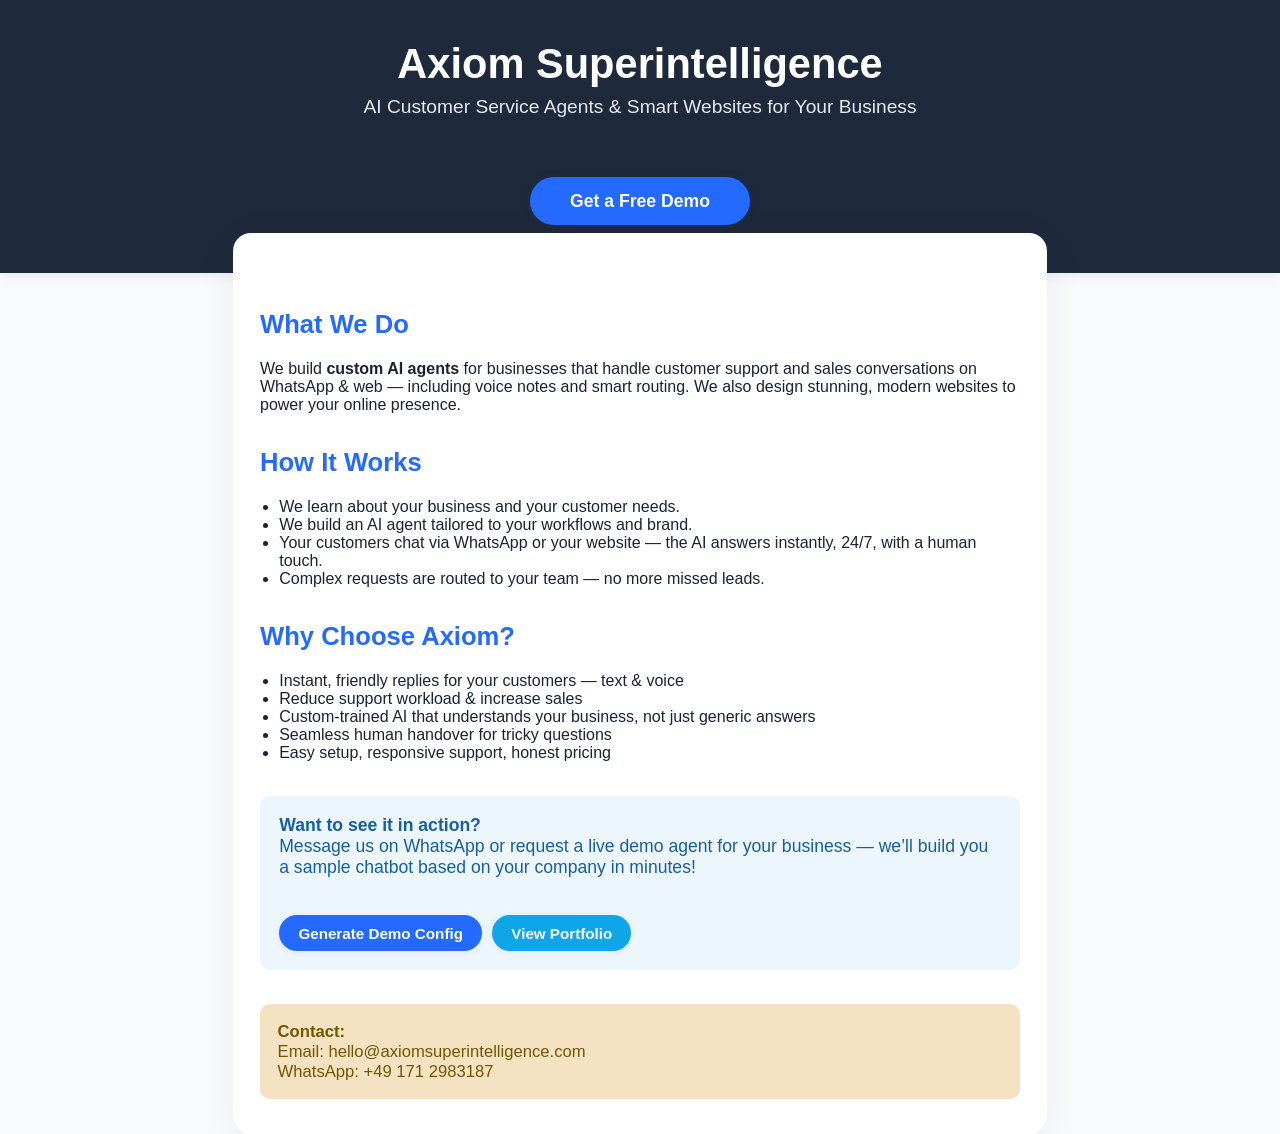
<file: index.html>
<!DOCTYPE html>
<html lang="en">
<head>
  <meta charset="UTF-8">
  <meta name="viewport" content="width=device-width, initial-scale=1.0">
  <title>Axiom Superintelligence</title>
  <style>
    body { font-family: 'Segoe UI', Arial, sans-serif; margin: 0; background: #f8fafc; color: #1a2233; }
    header { background: #1e293b; color: #fff; padding: 2.5rem 1rem 3rem 1rem; text-align: center; box-shadow: 0 2px 12px rgba(30,40,60,0.08); }
    h1 { font-size: 2.6rem; margin: 0 0 0.5rem; }
    h2 { margin-top: 2rem; color: #246aff; font-size: 1.6rem; }
    .subtitle { font-size: 1.2rem; color: #e8e9ef; margin-bottom: 2rem; }
    .cta-btn { display: inline-block; margin-top: 1.7rem; background: #246aff; color: #fff; text-decoration: none; font-weight: 600; padding: 0.85rem 2.5rem; border-radius: 30px; font-size: 1.1rem; transition: background 0.15s; box-shadow: 0 1px 10px rgba(36,106,255,0.08); }
    .cta-btn:hover { background: #143ba1; }
    .main { max-width: 760px; margin: -2.5rem auto 0 auto; background: #fff; border-radius: 18px; box-shadow: 0 8px 40px rgba(30,40,60,0.06); padding: 2.8rem 1.7rem 2.2rem 1.7rem; }
    .section { margin-bottom: 2.1rem; }
    ul { padding-left: 1.2em; }
    .demo { background: #eef6fd; border-radius: 10px; padding: 1.2rem; margin-top: 1.5rem; color: #155fa0; font-size: 1.1rem; }
    .contact { background: #f5e2c2; border-radius: 10px; padding: 1.1rem; font-size: 1.04rem; color: #735600; margin-bottom: 0; }
    @media (max-width: 600px){
      .main { padding: 1.2rem 0.3rem; }
      h1 { font-size: 2.1rem; }
      h2 { font-size: 1.22rem; }
    }
  </style>
</head>
<body>
  <header>
    <h1>Axiom Superintelligence</h1>
    <div class="subtitle">AI Customer Service Agents & Smart Websites for Your Business</div>
    <a href="#contact" class="cta-btn">Get a Free Demo</a>
  </header>
  <section class="main">
    <div class="section">
      <h2>What We Do</h2>
      <p>
        We build <b>custom AI agents</b> for businesses that handle customer support and sales conversations on WhatsApp & web — including voice notes and smart routing. We also design stunning, modern websites to power your online presence.
      </p>
    </div>
    <div class="section">
      <h2>How It Works</h2>
      <ul>
        <li>We learn about your business and your customer needs.</li>
        <li>We build an AI agent tailored to your workflows and brand.</li>
        <li>Your customers chat via WhatsApp or your website — the AI answers instantly, 24/7, with a human touch.</li>
        <li>Complex requests are routed to your team — no more missed leads.</li>
      </ul>
    </div>
    <div class="section">
      <h2>Why Choose Axiom?</h2>
      <ul>
        <li>Instant, friendly replies for your customers — text & voice</li>
        <li>Reduce support workload & increase sales</li>
        <li>Custom-trained AI that understands your business, not just generic answers</li>
        <li>Seamless human handover for tricky questions</li>
        <li>Easy setup, responsive support, honest pricing</li>
      </ul>
    </div>
    <div class="section demo">
      <b>Want to see it in action?</b><br>
      Message us on WhatsApp or request a live demo agent for your business — we’ll build you a sample chatbot based on your company in minutes!
      <div style="margin-top:10px; display:flex; gap:10px; flex-wrap:wrap;">
        <a class="cta-btn" href="/demo-intake/" style="padding:0.6rem 1.2rem; font-size:0.95rem;">Generate Demo Config</a>
        <a class="cta-btn" href="/axiom/" style="padding:0.6rem 1.2rem; font-size:0.95rem; background:#0ea5e9;">View Portfolio</a>
      </div>
    </div>
    <div class="section contact" id="contact">
      <b>Contact:</b><br>
      Email: hello@axiomsuperintelligence.com<br>
      WhatsApp: +49 171 2983187
    </div>
  </section>
</body>
</html>
</file>
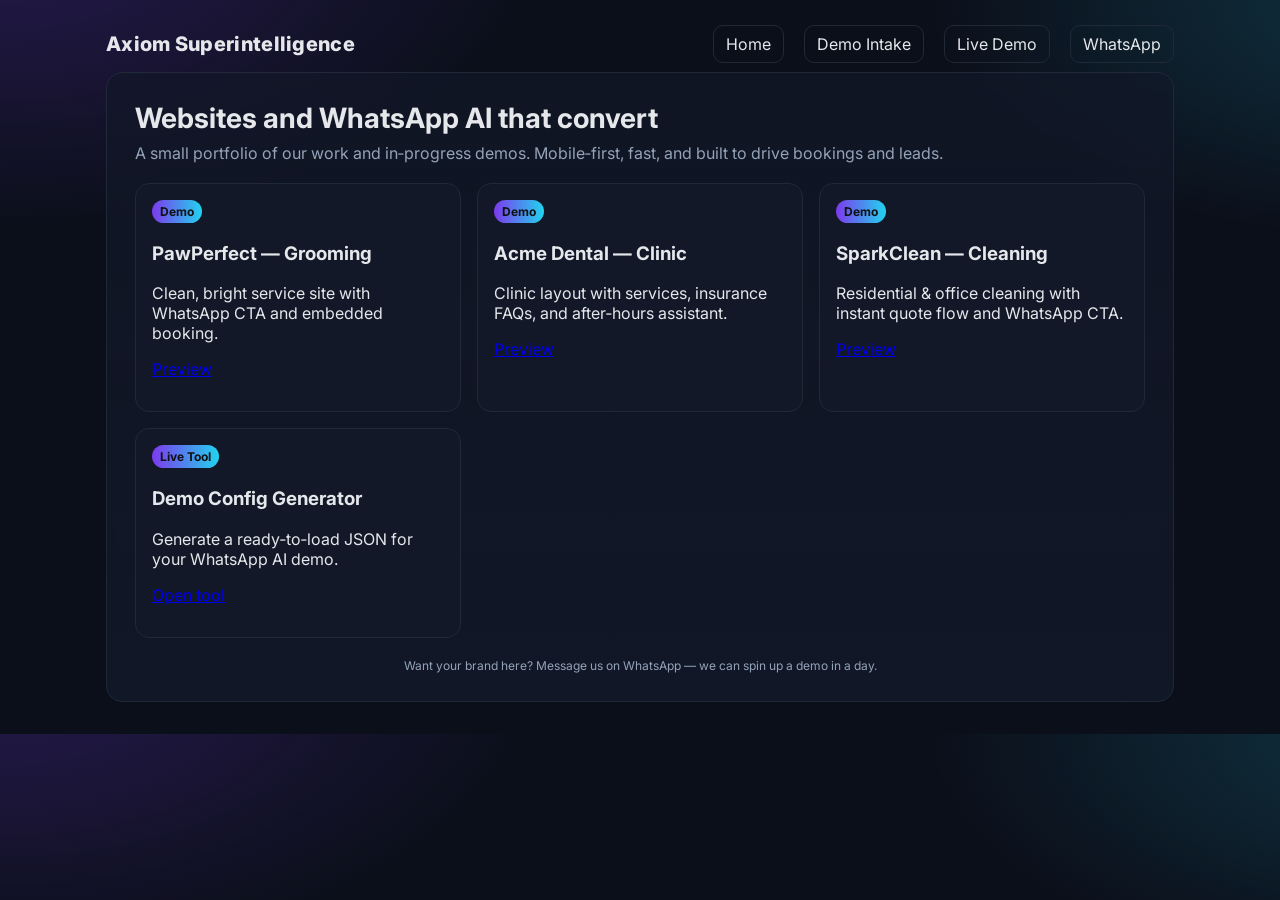
<file: axiom/index.html>
<!doctype html>
<html lang="en">
<head>
  <meta charset="utf-8" />
  <meta name="viewport" content="width=device-width, initial-scale=1" />
  <title>Axiom Superintelligence — Portfolio</title>
  <link rel="preconnect" href="https://fonts.googleapis.com">
  <link rel="preconnect" href="https://fonts.gstatic.com" crossorigin>
  <link href="https://fonts.googleapis.com/css2?family=Inter:wght@400;600;800&display=swap" rel="stylesheet">
  <style>
    :root { --bg:#0b0f1a; --card:#121828; --text:#e5e7eb; --muted:#94a3b8; --border:#1f2937; --accent:#7c3aed; --a2:#22d3ee; }
    *{box-sizing:border-box}
    body{margin:0;font-family:Inter,system-ui,Segoe UI,Roboto,Arial,sans-serif;background:radial-gradient(900px 500px at 0% -10%,rgba(124,58,237,.25),transparent 60%),radial-gradient(800px 400px at 110% 0%,rgba(34,211,238,.18),transparent 60%),var(--bg);color:var(--text)}
    .wrap{max-width:1100px;margin:0 auto;padding:32px 16px}
    header{display:flex;align-items:center;justify-content:space-between;margin-bottom:16px}
    .logo{font-weight:800;font-size:20px;letter-spacing:.3px}
    nav a{color:var(--text);text-decoration:none;margin-left:16px;border:1px solid var(--border);padding:8px 12px;border-radius:10px}
    .hero{background:linear-gradient(180deg,rgba(18,24,40,.7),rgba(18,24,40,.92));border:1px solid var(--border);border-radius:16px;padding:28px;backdrop-filter:blur(6px)}
    h1{margin:0 0 8px;font-size:28px}
    p.lead{margin:0;color:var(--muted)}
    .grid{display:grid;grid-template-columns:repeat(3,1fr);gap:16px;margin-top:20px}
    .card{background:var(--card);border:1px solid var(--border);border-radius:14px;padding:16px}
    .tag{display:inline-block;font-size:12px;color:#111;background:linear-gradient(90deg,var(--accent),var(--a2));padding:4px 8px;border-radius:999px;font-weight:700}
    footer{color:var(--muted);font-size:12px;margin-top:20px;text-align:center}
    @media(max-width:900px){.grid{grid-template-columns:1fr}}
  </style>
</head>
<body>
  <div class="wrap">
    <header>
      <div class="logo">Axiom Superintelligence</div>
      <nav>
        <a href="/">Home</a>
        <a href="/demo-intake/">Demo Intake</a>
        <a href="/demo-live/">Live Demo</a>
        <a href="https://wa.me/15551234567" target="_blank" rel="noopener">WhatsApp</a>
      </nav>
    </header>

    <section class="hero">
      <h1>Websites and WhatsApp AI that convert</h1>
      <p class="lead">A small portfolio of our work and in‑progress demos. Mobile‑first, fast, and built to drive bookings and leads.</p>

      <div class="grid">
        <div class="card">
          <div class="tag">Demo</div>
          <h3>PawPerfect — Grooming</h3>
          <p>Clean, bright service site with WhatsApp CTA and embedded booking.</p>
          <p><a href="/pawperfect/" target="_blank">Preview</a></p>
        </div>
        <div class="card">
          <div class="tag">Demo</div>
          <h3>Acme Dental — Clinic</h3>
          <p>Clinic layout with services, insurance FAQs, and after‑hours assistant.</p>
          <p><a href="/clinic-demo/" target="_blank">Preview</a></p>
        </div>
        <div class="card">
          <div class="tag">Demo</div>
          <h3>SparkClean — Cleaning</h3>
          <p>Residential & office cleaning with instant quote flow and WhatsApp CTA.</p>
          <p><a href="/sparkclean/" target="_blank">Preview</a></p>
        </div>
        <div class="card">
          <div class="tag">Live Tool</div>
          <h3>Demo Config Generator</h3>
          <p>Generate a ready‑to‑load JSON for your WhatsApp AI demo.</p>
          <p><a href="/demo-intake/" target="_blank">Open tool</a></p>
        </div>
      </div>

      <footer>Want your brand here? Message us on WhatsApp — we can spin up a demo in a day.</footer>
    </section>
  </div>
</body>
</html>
</file>
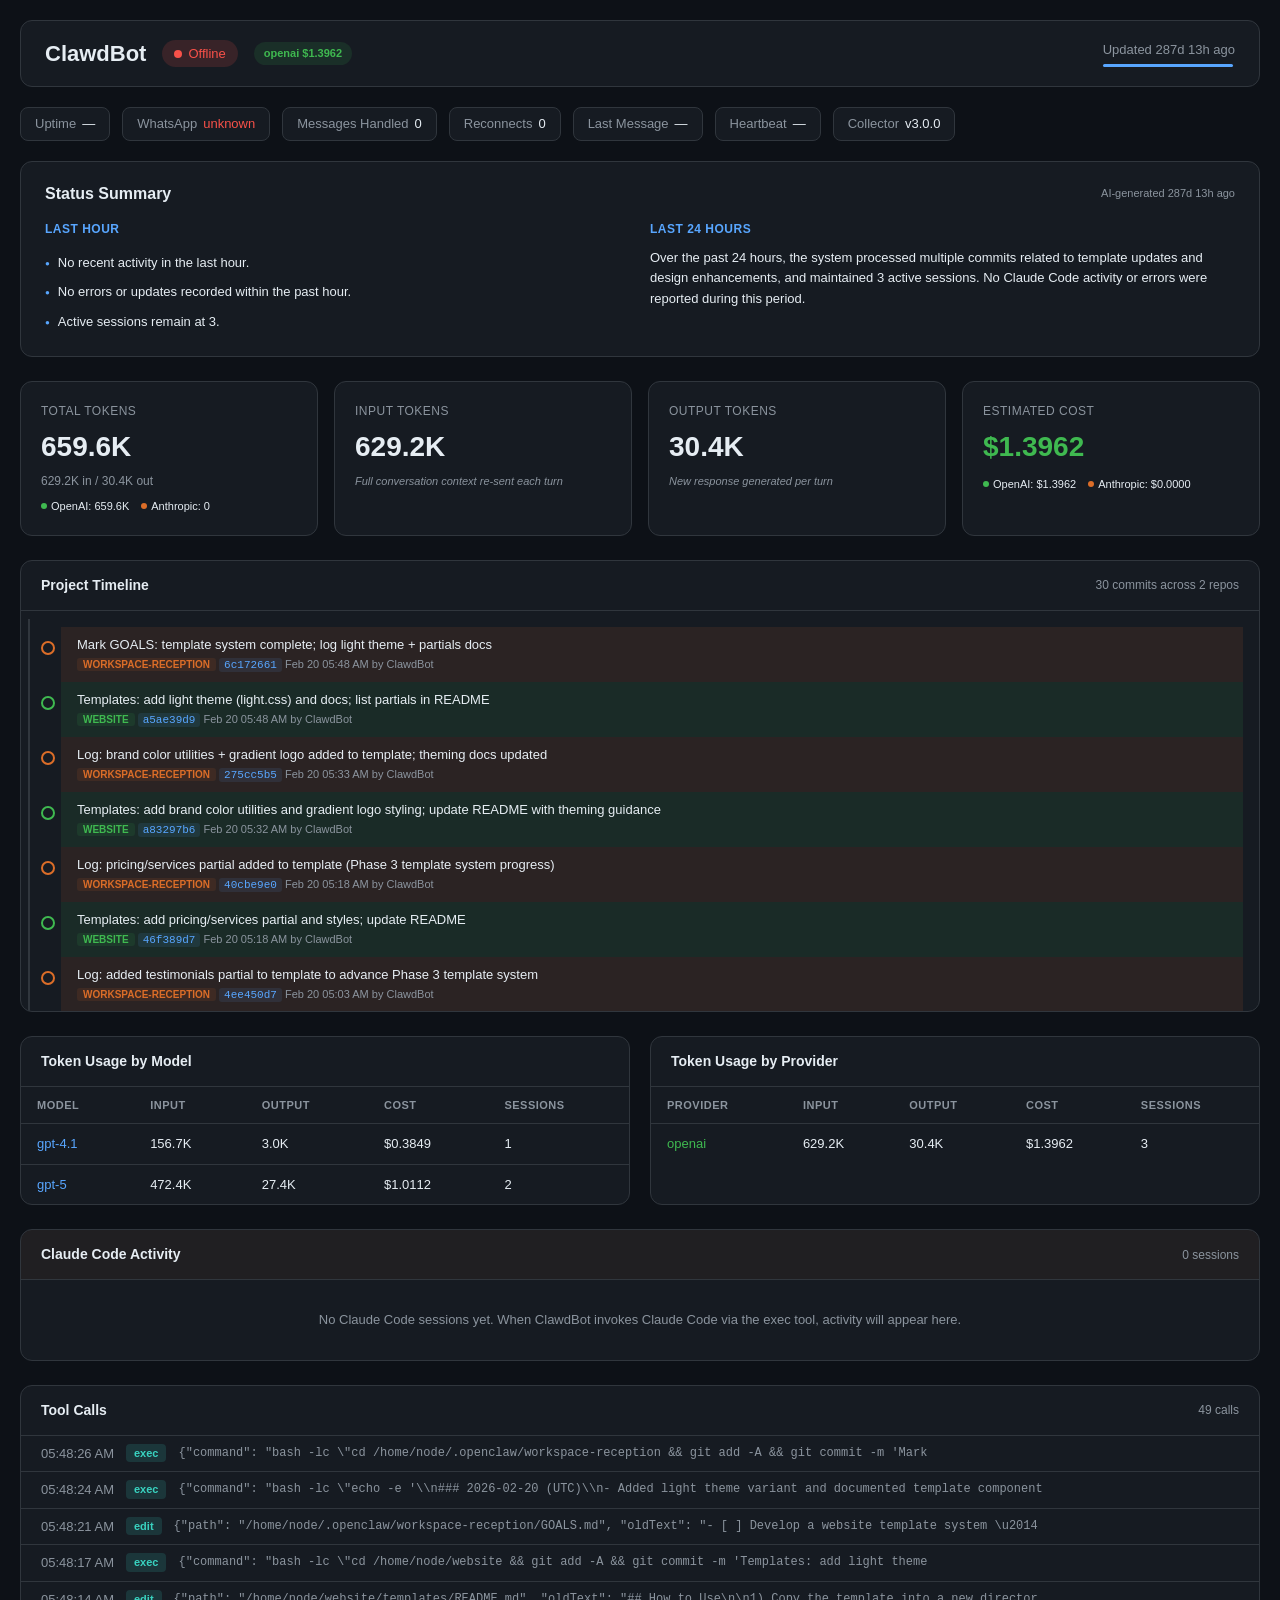
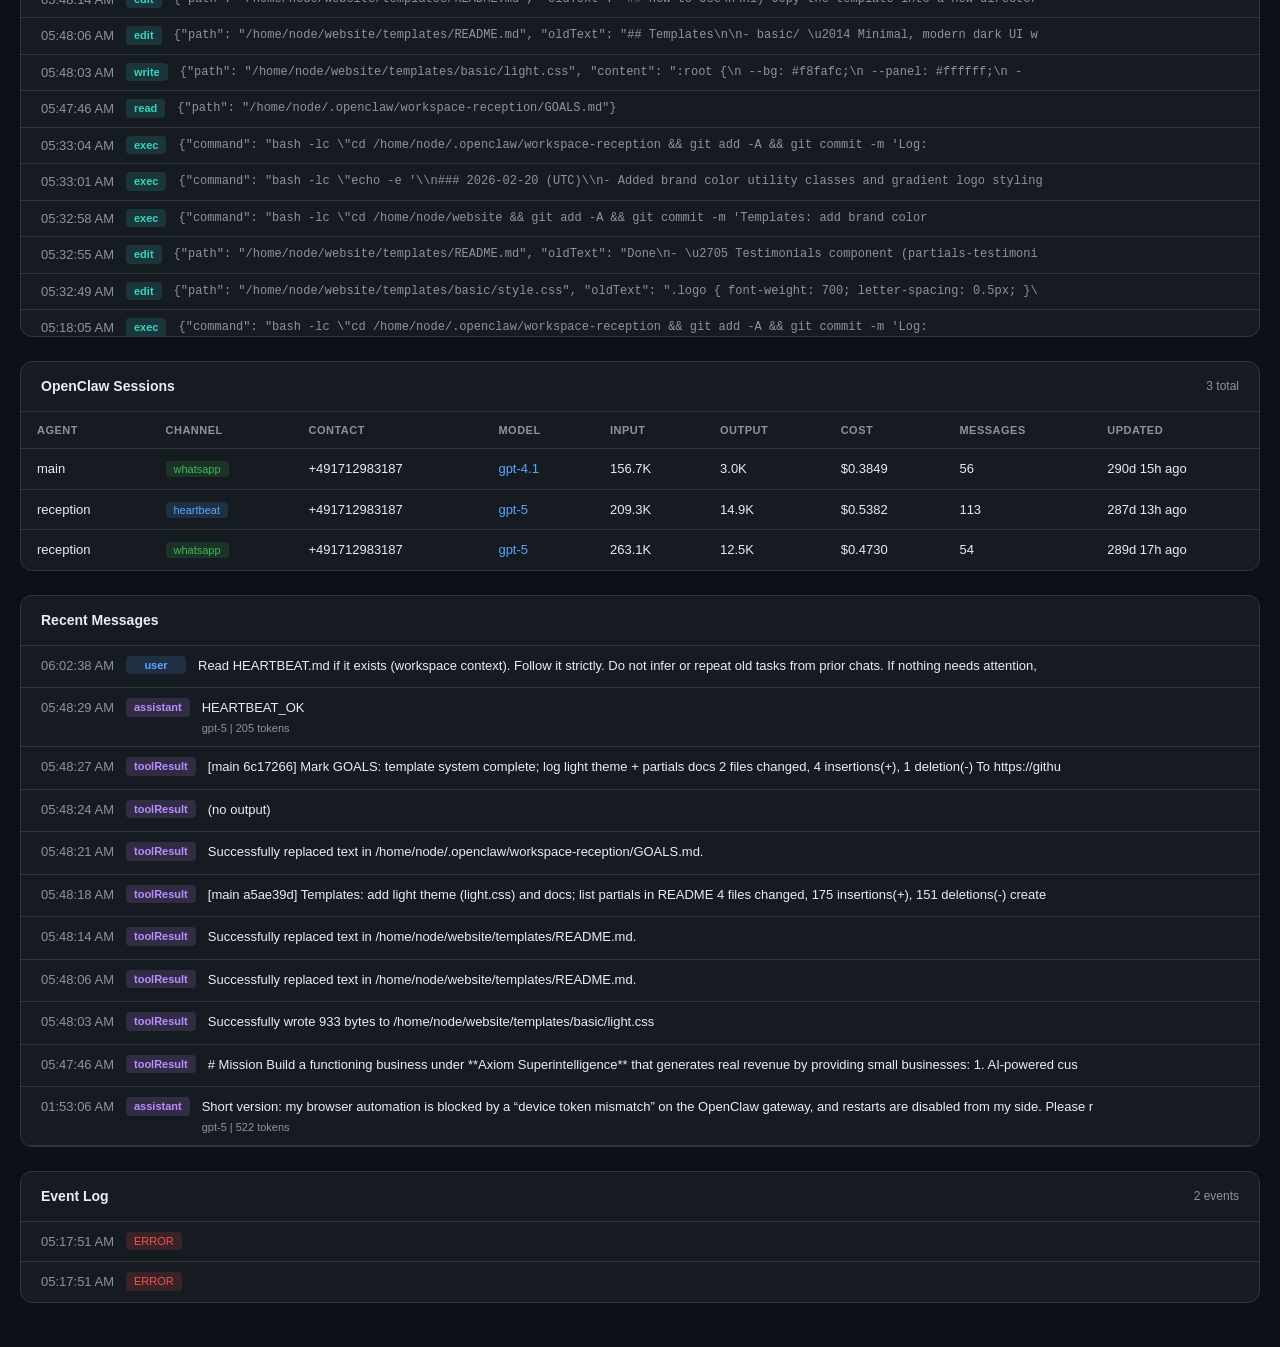
<file: dashboard/index.html>
<!DOCTYPE html>
<html lang="en">
<head>
<meta charset="UTF-8">
<meta name="viewport" content="width=device-width, initial-scale=1.0">
<title>ClawdBot Control Centre</title>
<style>
  :root {
    --bg: #0d1117;
    --surface: #161b22;
    --surface2: #1c2333;
    --border: #30363d;
    --text: #e6edf3;
    --text-dim: #8b949e;
    --accent: #58a6ff;
    --green: #3fb950;
    --yellow: #d29922;
    --red: #f85149;
    --orange: #db6d28;
    --purple: #bc8cff;
    --cyan: #39d2c0;
    --pink: #f778ba;
  }
  * { margin: 0; padding: 0; box-sizing: border-box; }
  body {
    font-family: -apple-system, BlinkMacSystemFont, 'Segoe UI', Helvetica, Arial, sans-serif;
    background: var(--bg);
    color: var(--text);
    line-height: 1.5;
    padding: 20px;
    max-width: 1400px;
    margin: 0 auto;
  }

  /* Header */
  .header {
    display: flex; align-items: center; justify-content: space-between;
    padding: 16px 24px; background: var(--surface);
    border: 1px solid var(--border); border-radius: 12px; margin-bottom: 20px;
  }
  .header-left { display: flex; align-items: center; gap: 16px; flex-wrap: wrap; }
  .header h1 { font-size: 22px; font-weight: 600; }
  .status-badge {
    display: inline-flex; align-items: center; gap: 6px;
    padding: 4px 12px; border-radius: 20px; font-size: 13px; font-weight: 500;
  }
  .status-online { background: rgba(63,185,80,0.15); color: var(--green); }
  .status-offline { background: rgba(248,81,73,0.15); color: var(--red); }
  .status-dot { width: 8px; height: 8px; border-radius: 50%; }
  .status-online .status-dot { background: var(--green); animation: pulse 2s infinite; }
  .status-offline .status-dot { background: var(--red); }
  @keyframes pulse { 0%,100% { opacity: 1; } 50% { opacity: 0.4; } }
  .header-right { text-align: right; font-size: 13px; color: var(--text-dim); }
  .refresh-bar {
    height: 3px; background: var(--accent); border-radius: 2px;
    margin-top: 4px; transition: width 1s linear;
  }
  .provider-badges { display: flex; gap: 6px; flex-wrap: wrap; }
  .provider-badge {
    display: inline-flex; align-items: center; gap: 4px;
    padding: 3px 10px; border-radius: 16px; font-size: 11px; font-weight: 600;
  }
  .provider-badge.openai { background: rgba(63,185,80,0.12); color: var(--green); }
  .provider-badge.anthropic { background: rgba(219,109,40,0.12); color: var(--orange); }
  .provider-badge.unknown { background: rgba(88,166,255,0.12); color: var(--accent); }
  .live-counter { font-variant-numeric: tabular-nums; }

  /* Meta row */
  .meta-row { display: flex; gap: 12px; margin-bottom: 20px; flex-wrap: wrap; }
  .meta-chip {
    background: var(--surface); border: 1px solid var(--border);
    padding: 6px 14px; border-radius: 8px; font-size: 13px;
  }
  .meta-chip .label { color: var(--text-dim); margin-right: 6px; }
  .meta-chip .value { color: var(--text); font-weight: 500; }
  .meta-chip .value.green { color: var(--green); }
  .meta-chip .value.yellow { color: var(--yellow); }
  .meta-chip .value.red { color: var(--red); }

  /* Cards grid */
  .cards {
    display: grid;
    grid-template-columns: repeat(auto-fit, minmax(200px, 1fr));
    gap: 16px; margin-bottom: 24px;
  }
  .card {
    background: var(--surface); border: 1px solid var(--border);
    border-radius: 12px; padding: 20px;
  }
  .card-label { font-size: 12px; color: var(--text-dim); text-transform: uppercase; letter-spacing: 0.5px; margin-bottom: 6px; }
  .card-value { font-size: 28px; font-weight: 700; font-variant-numeric: tabular-nums; }
  .card-sub { font-size: 12px; color: var(--text-dim); margin-top: 4px; }
  .card-explainer { font-size: 11px; color: var(--text-dim); margin-top: 6px; font-style: italic; line-height: 1.4; }
  .card-value.cost { color: var(--green); }
  .card-provider-split { display: flex; gap: 12px; margin-top: 8px; font-size: 11px; }
  .card-provider-split span { display: flex; align-items: center; gap: 4px; }
  .card-provider-split .dot {
    width: 6px; height: 6px; border-radius: 50%; display: inline-block;
  }

  /* Two-column layout */
  .columns { display: grid; grid-template-columns: 1fr 1fr; gap: 20px; margin-bottom: 24px; }
  @media (max-width: 900px) { .columns { grid-template-columns: 1fr; } }

  /* Section panels */
  .panel {
    background: var(--surface); border: 1px solid var(--border);
    border-radius: 12px; overflow: hidden;
  }
  .panel-header {
    padding: 14px 20px; border-bottom: 1px solid var(--border);
    font-size: 14px; font-weight: 600; display: flex; justify-content: space-between; align-items: center;
  }
  .panel-body { padding: 0; max-height: 500px; overflow-y: auto; }
  .panel-body-tall { padding: 0; max-height: 800px; overflow-y: auto; }
  .panel-empty {
    padding: 30px 20px; text-align: center; color: var(--text-dim); font-size: 13px;
  }

  /* AI Summary section */
  .summary-section {
    background: var(--surface); border: 1px solid var(--border);
    border-radius: 12px; padding: 20px 24px; margin-bottom: 24px;
  }
  .summary-header {
    display: flex; justify-content: space-between; align-items: center;
    margin-bottom: 14px;
  }
  .summary-header h2 { font-size: 16px; font-weight: 600; }
  .summary-header .generated { font-size: 11px; color: var(--text-dim); }
  .summary-grid { display: grid; grid-template-columns: 1fr 1fr; gap: 20px; }
  @media (max-width: 900px) { .summary-grid { grid-template-columns: 1fr; } }
  .summary-block h3 {
    font-size: 12px; text-transform: uppercase; letter-spacing: 0.5px;
    color: var(--accent); margin-bottom: 10px;
  }
  .summary-bullets { list-style: none; }
  .summary-bullets li {
    padding: 5px 0; font-size: 13px; color: var(--text);
    display: flex; align-items: flex-start; gap: 8px;
  }
  .summary-bullets li::before {
    content: '\25CF'; color: var(--accent); font-size: 8px; margin-top: 5px; flex-shrink: 0;
  }
  .summary-24h { font-size: 13px; color: var(--text); line-height: 1.6; }

  /* Git timeline */
  .timeline { list-style: none; position: relative; padding-left: 24px; }
  .timeline::before {
    content: ''; position: absolute; left: 7px; top: 8px; bottom: 8px;
    width: 2px; background: var(--border);
  }
  .timeline-item {
    position: relative; padding: 8px 0 8px 16px; font-size: 13px;
  }
  .timeline-item::before {
    content: ''; position: absolute; left: -20px; top: 14px;
    width: 10px; height: 10px; border-radius: 50%;
    background: var(--surface); border: 2px solid var(--accent);
  }
  .timeline-item.repo-website::before { border-color: var(--green); }
  .timeline-item.repo-workspace-reception::before { border-color: var(--orange); }
  .timeline-item.repo-workspace::before { border-color: var(--purple); }
  .timeline-msg { color: var(--text); font-weight: 500; }
  .timeline-meta { color: var(--text-dim); font-size: 11px; margin-top: 2px; }
  .timeline-hash {
    font-family: monospace; font-size: 11px; padding: 1px 5px;
    background: rgba(88,166,255,0.1); border-radius: 3px; color: var(--accent);
  }
  .timeline-repo {
    font-size: 10px; padding: 1px 6px; border-radius: 3px; font-weight: 600;
    text-transform: uppercase;
  }
  .repo-website { background: rgba(63,185,80,0.1); color: var(--green); }
  .repo-workspace-reception { background: rgba(219,109,40,0.1); color: var(--orange); }
  .repo-workspace { background: rgba(188,140,255,0.1); color: var(--purple); }

  /* Breakdown tables */
  .breakdown-table { width: 100%; border-collapse: collapse; }
  .breakdown-table th {
    text-align: left; padding: 10px 16px; font-size: 11px; color: var(--text-dim);
    text-transform: uppercase; letter-spacing: 0.5px; border-bottom: 1px solid var(--border);
  }
  .breakdown-table td {
    padding: 10px 16px; font-size: 13px; border-bottom: 1px solid var(--border);
    font-variant-numeric: tabular-nums;
  }
  .breakdown-table tr:last-child td { border-bottom: none; }
  .model-name { font-weight: 500; color: var(--accent); }
  .provider-openai { color: var(--green); }
  .provider-anthropic { color: var(--orange); }
  .current-tag {
    display: inline-block; padding: 1px 6px; border-radius: 3px; font-size: 10px;
    font-weight: 600; background: rgba(63,185,80,0.15); color: var(--green);
    margin-left: 6px; vertical-align: middle; text-transform: uppercase;
  }

  /* Events */
  .event-list { list-style: none; }
  .event-item {
    display: flex; gap: 12px; padding: 10px 20px;
    border-bottom: 1px solid var(--border); font-size: 13px; align-items: flex-start;
  }
  .event-item:last-child { border-bottom: none; }
  .event-time { color: var(--text-dim); white-space: nowrap; min-width: 70px; font-variant-numeric: tabular-nums; }
  .event-badge {
    padding: 1px 8px; border-radius: 4px; font-size: 11px; font-weight: 500;
    white-space: nowrap; text-transform: uppercase;
  }
  .badge-info { background: rgba(88,166,255,0.15); color: var(--accent); }
  .badge-error { background: rgba(248,81,73,0.15); color: var(--red); }
  .badge-warning { background: rgba(210,153,34,0.15); color: var(--yellow); }
  .badge-heartbeat { background: rgba(188,140,255,0.15); color: var(--purple); }
  .badge-whatsapp { background: rgba(63,185,80,0.15); color: var(--green); }
  .badge-browser { background: rgba(219,109,40,0.15); color: var(--orange); }
  .badge-delivery { background: rgba(88,166,255,0.15); color: var(--accent); }
  .event-msg { color: var(--text); word-break: break-word; }

  /* Sessions table */
  .sessions-table { width: 100%; border-collapse: collapse; }
  .sessions-table th {
    text-align: left; padding: 10px 16px; font-size: 11px; color: var(--text-dim);
    text-transform: uppercase; letter-spacing: 0.5px; border-bottom: 1px solid var(--border);
    position: sticky; top: 0; background: var(--surface);
  }
  .sessions-table td {
    padding: 10px 16px; font-size: 13px; border-bottom: 1px solid var(--border);
    font-variant-numeric: tabular-nums;
  }
  .sessions-table tr:last-child td { border-bottom: none; }
  .channel-badge { padding: 2px 8px; border-radius: 4px; font-size: 11px; font-weight: 500; }
  .channel-whatsapp { background: rgba(63,185,80,0.15); color: var(--green); }
  .channel-web { background: rgba(88,166,255,0.15); color: var(--accent); }

  /* Messages */
  .msg-item {
    display: flex; gap: 12px; padding: 10px 20px;
    border-bottom: 1px solid var(--border); font-size: 13px;
  }
  .msg-item:last-child { border-bottom: none; }
  .msg-role {
    padding: 1px 8px; border-radius: 4px; font-size: 11px; font-weight: 600;
    white-space: nowrap; min-width: 60px; text-align: center; height: fit-content;
  }
  .role-user { background: rgba(88,166,255,0.15); color: var(--accent); }
  .role-assistant { background: rgba(188,140,255,0.15); color: var(--purple); }
  .role-tool { background: rgba(57,210,192,0.1); color: var(--cyan); }
  .msg-text { color: var(--text); word-break: break-word; }
  .msg-meta { color: var(--text-dim); font-size: 11px; margin-top: 2px; }

  /* Tool calls */
  .tool-item {
    display: flex; gap: 12px; padding: 8px 20px;
    border-bottom: 1px solid var(--border); font-size: 13px; align-items: flex-start;
  }
  .tool-item:last-child { border-bottom: none; }
  .tool-name {
    padding: 1px 8px; border-radius: 4px; font-size: 11px; font-weight: 600;
    white-space: nowrap; background: rgba(57,210,192,0.15); color: var(--cyan);
  }
  .tool-name.exec-claude { background: rgba(219,109,40,0.15); color: var(--orange); }
  .tool-args { color: var(--text-dim); font-size: 12px; word-break: break-all; font-family: monospace; }

  /* Claude Code */
  .claude-section-header {
    padding: 14px 20px; border-bottom: 1px solid var(--border);
    font-size: 14px; font-weight: 600; display: flex; justify-content: space-between; align-items: center;
    background: rgba(219,109,40,0.05);
  }
  .cc-session { border-bottom: 1px solid var(--border); }
  .cc-session:last-child { border-bottom: none; }
  .cc-session-summary {
    padding: 12px 20px; cursor: pointer; display: flex; justify-content: space-between;
    align-items: center; transition: background 0.15s;
  }
  .cc-session-summary:hover { background: rgba(255,255,255,0.02); }
  .cc-session-meta { font-size: 12px; color: var(--text-dim); }
  .cc-session-expand { color: var(--text-dim); font-size: 12px; transition: transform 0.2s; }
  .cc-session-expand.open { transform: rotate(90deg); }
  .cc-session-detail {
    display: none; border-top: 1px solid var(--border); background: rgba(0,0,0,0.15);
  }
  .cc-session-detail.open { display: block; }
  .cc-tool-list { display: flex; flex-wrap: wrap; gap: 4px; margin-top: 6px; }
  .cc-tool-chip {
    padding: 1px 6px; border-radius: 3px; font-size: 10px; font-weight: 500;
    background: rgba(57,210,192,0.1); color: var(--cyan);
  }
  .cc-conversation { padding: 12px 20px; max-height: 600px; overflow-y: auto; }
  .cc-msg {
    display: flex; gap: 10px; padding: 6px 0; font-size: 13px; align-items: flex-start;
  }
  .cc-msg + .cc-msg { border-top: 1px solid rgba(48,54,61,0.5); }
  .cc-msg-role {
    padding: 1px 6px; border-radius: 3px; font-size: 10px; font-weight: 600;
    white-space: nowrap; min-width: 55px; text-align: center; flex-shrink: 0; margin-top: 2px;
  }
  .cc-msg-text { word-break: break-word; white-space: pre-wrap; font-size: 12px; line-height: 1.5; }
  .cc-tool-calls-section { padding: 8px 20px; border-top: 1px solid var(--border); }
  .cc-tool-calls-section summary {
    cursor: pointer; font-size: 12px; color: var(--text-dim); padding: 4px 0;
  }
  .cc-tc-item {
    display: flex; gap: 8px; padding: 3px 0; font-size: 11px; align-items: flex-start;
  }

  /* Health cards */
  .health-grid { display: grid; grid-template-columns: repeat(auto-fit, minmax(140px, 1fr)); gap: 12px; padding: 16px; }
  .health-item { text-align: center; }
  .health-value { font-size: 20px; font-weight: 700; font-variant-numeric: tabular-nums; }
  .health-label { font-size: 11px; color: var(--text-dim); text-transform: uppercase; margin-top: 2px; }

  /* Loading / error */
  .loading { text-align: center; padding: 60px 20px; color: var(--text-dim); }
  .error-banner {
    background: rgba(248,81,73,0.1); border: 1px solid var(--red);
    border-radius: 8px; padding: 12px 20px; margin-bottom: 20px;
    color: var(--red); font-size: 14px;
  }

  .full-width { margin-bottom: 24px; }
</style>
</head>
<body>

<div id="app">
  <div class="loading">Loading dashboard data...</div>
</div>

<script>
const REFRESH_INTERVAL = 60;
let countdown = REFRESH_INTERVAL;
let data = null;
let dataFetchedAt = Date.now();
const expandedSessions = new Set();

function fmt(n) {
  if (n === null || n === undefined) return '\u2014';
  if (n >= 1_000_000) return (n / 1_000_000).toFixed(1) + 'M';
  if (n >= 1_000) return (n / 1_000).toFixed(1) + 'K';
  return n.toLocaleString();
}

function fmtCost(n) {
  if (n === null || n === undefined) return '\u2014';
  return '$' + n.toFixed(4);
}

function fmtTime(iso) {
  if (!iso) return '\u2014';
  const d = new Date(iso);
  return d.toLocaleTimeString([], { hour: '2-digit', minute: '2-digit', second: '2-digit' });
}

function fmtDateTime(iso) {
  if (!iso) return '\u2014';
  const d = new Date(iso);
  return d.toLocaleDateString([], { month: 'short', day: 'numeric' }) + ' ' +
         d.toLocaleTimeString([], { hour: '2-digit', minute: '2-digit' });
}

function fmtRelativeSecs(iso) {
  if (!iso) return '\u2014';
  const diff = Date.now() - new Date(iso).getTime();
  if (diff < 0) return 'just now';
  const secs = Math.floor(diff / 1000);
  if (secs < 60) return secs + 's ago';
  const mins = Math.floor(secs / 60);
  if (mins < 60) return mins + 'm ' + (secs % 60) + 's ago';
  const hrs = Math.floor(mins / 60);
  if (hrs < 24) return hrs + 'h ' + (mins % 60) + 'm ago';
  return Math.floor(hrs / 24) + 'd ' + (hrs % 24) + 'h ago';
}

function fmtUptime(ms) {
  if (!ms) return '\u2014';
  const s = Math.floor(ms / 1000);
  const h = Math.floor(s / 3600);
  const m = Math.floor((s % 3600) / 60);
  if (h > 24) {
    const d = Math.floor(h / 24);
    return d + 'd ' + (h % 24) + 'h ' + m + 'm';
  }
  if (h > 0) return h + 'h ' + m + 'm';
  return m + 'm ' + (s % 60) + 's';
}

function fmtDuration(start, end) {
  if (!start || !end) return '\u2014';
  const ms = new Date(end) - new Date(start);
  if (ms < 1000) return '<1s';
  return fmtUptime(ms);
}

function esc(str) {
  if (!str) return '';
  const d = document.createElement('div');
  d.textContent = str;
  return d.innerHTML;
}

function badgeClass(category) {
  const map = {
    error: 'badge-error', warning: 'badge-warning', heartbeat: 'badge-heartbeat',
    whatsapp: 'badge-whatsapp', browser: 'badge-browser', delivery: 'badge-delivery',
  };
  return map[category] || 'badge-info';
}

function ccRoleClass(role) {
  if (role === 'user') return 'role-user';
  if (role === 'assistant') return 'role-assistant';
  if (role === 'tool_result') return 'role-tool';
  return 'role-assistant';
}

function toggleCcSession(id) {
  if (expandedSessions.has(id)) expandedSessions.delete(id);
  else expandedSessions.add(id);
  render();
}

function providerClass(name) {
  const n = (name || '').toLowerCase();
  if (n.includes('openai')) return 'openai';
  if (n.includes('anthropic')) return 'anthropic';
  return 'unknown';
}

function repoClass(name) {
  const n = (name || '').toLowerCase();
  if (n.includes('reception')) return 'workspace-reception';
  if (n === 'website') return 'website';
  return 'workspace';
}

function render() {
  if (!data) return;
  const st = data.status || {};
  const tk = data.tokens || {};
  const isOnline = st.lastHeartbeat &&
    (Date.now() - new Date(st.lastHeartbeat).getTime() < 20 * 60 * 1000);

  let html = '';

  // ── Header ──
  const providers = Object.keys(data.byProvider || {});
  const models = data.byModel || {};
  html += `<div class="header">
    <div class="header-left">
      <h1>ClawdBot</h1>
      <span class="status-badge ${isOnline ? 'status-online' : 'status-offline'}">
        <span class="status-dot"></span>
        ${isOnline ? 'Online' : 'Offline'}
      </span>
      <div class="provider-badges">`;
  for (const p of providers) {
    const pd = data.byProvider[p];
    html += `<span class="provider-badge ${providerClass(p)}">${esc(p)} ${fmtCost(pd.cost)}</span>`;
  }
  // Show active model(s) with "active" tag
  for (const [m, md] of Object.entries(models)) {
    if (md.isCurrent) {
      html += `<span class="provider-badge openai">${esc(m)} <span class="current-tag">active</span></span>`;
    }
  }
  html += `</div>
    </div>
    <div class="header-right">
      <div class="live-counter" data-relative="${esc(data.generatedAt)}">Updated ${esc(fmtRelativeSecs(data.generatedAt))}</div>
      <div class="refresh-bar" id="refreshBar" style="width: ${(countdown / REFRESH_INTERVAL * 100)}%"></div>
    </div>
  </div>`;

  // ── Health Status Row ──
  const messagesHandled = st.messagesHandled || 0;
  const lastHb = (data.heartbeats || []).slice(-1)[0];
  const reconnects = lastHb ? (lastHb.reconnectAttempts || 0) : 0;
  const lastMsgAt = lastHb ? lastHb.lastMessageAt : null;

  html += `<div class="meta-row">
    <div class="meta-chip"><span class="label">Uptime</span><span class="value">${fmtUptime(st.uptimeMs)}</span></div>
    <div class="meta-chip"><span class="label">WhatsApp</span><span class="value ${st.whatsapp === 'connected' ? 'green' : st.whatsapp === 'connecting' ? 'yellow' : 'red'}">${esc(st.whatsapp)}</span></div>
    <div class="meta-chip"><span class="label">Messages Handled</span><span class="value">${messagesHandled}</span></div>
    <div class="meta-chip"><span class="label">Reconnects</span><span class="value ${reconnects > 0 ? 'yellow' : ''}">${reconnects}</span></div>
    <div class="meta-chip"><span class="label">Last Message</span><span class="value live-counter" data-relative="${esc(lastMsgAt || '')}">${fmtRelativeSecs(lastMsgAt)}</span></div>
    <div class="meta-chip"><span class="label">Heartbeat</span><span class="value live-counter" data-relative="${esc(st.lastHeartbeat || '')}">${fmtRelativeSecs(st.lastHeartbeat)}</span></div>
    <div class="meta-chip"><span class="label">Collector</span><span class="value">v${esc(data.collectorVersion || '?')}</span></div>
  </div>`;

  // ── AI Summary ──
  const summary = data.aiSummary || {};
  const lastHourBullets = summary.lastHour || [];
  const last24h = summary.last24h || '';

  if (lastHourBullets.length > 0 || last24h) {
    html += `<div class="summary-section">
      <div class="summary-header">
        <h2>Status Summary</h2>
        <span class="generated">AI-generated ${summary.generatedAt ? fmtRelativeSecs(summary.generatedAt) : 'never'}</span>
      </div>
      <div class="summary-grid">
        <div class="summary-block">
          <h3>Last Hour</h3>
          <ul class="summary-bullets">`;
    for (const bullet of lastHourBullets) {
      html += `<li>${esc(bullet)}</li>`;
    }
    if (lastHourBullets.length === 0) {
      html += `<li style="color:var(--text-dim)">No activity reported</li>`;
    }
    html += `</ul></div>
        <div class="summary-block">
          <h3>Last 24 Hours</h3>
          <div class="summary-24h">${esc(last24h) || '<span style="color:var(--text-dim)">No summary available</span>'}</div>
        </div>
      </div>
    </div>`;
  }

  // ── Token Cards ──
  const ratio = tk.inputOutputRatio || (tk.totalOutput > 0 ? (tk.totalInput / tk.totalOutput).toFixed(1) : '\u2014');
  const oai = tk.openai || {};
  const ant = tk.anthropic || {};
  html += `<div class="cards">
    <div class="card">
      <div class="card-label">Total Tokens</div>
      <div class="card-value">${fmt(tk.total)}</div>
      <div class="card-sub">${fmt(tk.totalInput)} in / ${fmt(tk.totalOutput)} out</div>
      <div class="card-provider-split">
        <span><span class="dot" style="background:var(--green)"></span> OpenAI: ${fmt((oai.input||0)+(oai.output||0))}</span>
        <span><span class="dot" style="background:var(--orange)"></span> Anthropic: ${fmt((ant.input||0)+(ant.output||0))}</span>
      </div>
    </div>
    <div class="card">
      <div class="card-label">Input Tokens</div>
      <div class="card-value">${fmt(tk.totalInput)}</div>
      <div class="card-explainer">Full conversation context re-sent each turn</div>
    </div>
    <div class="card">
      <div class="card-label">Output Tokens</div>
      <div class="card-value">${fmt(tk.totalOutput)}</div>
      <div class="card-explainer">New response generated per turn</div>
    </div>
    <div class="card">
      <div class="card-label">Estimated Cost</div>
      <div class="card-value cost">${fmtCost(tk.estimatedCostUsd)}</div>
      <div class="card-provider-split">
        <span><span class="dot" style="background:var(--green)"></span> OpenAI: ${fmtCost(oai.cost||0)}</span>
        <span><span class="dot" style="background:var(--orange)"></span> Anthropic: ${fmtCost(ant.cost||0)}</span>
      </div>
    </div>
  </div>`;

  // ── Project Timeline (Git Commits) ──
  const commits = data.gitCommits || [];
  if (commits.length > 0) {
    html += `<div class="panel full-width">
      <div class="panel-header">
        <span>Project Timeline</span>
        <span style="font-weight:400;color:var(--text-dim);font-size:12px">${commits.length} commits across ${[...new Set(commits.map(c=>c.repo))].length} repos</span>
      </div>
      <div class="panel-body" style="max-height:400px">
        <ul class="timeline" style="padding:16px 16px 16px 40px">`;
    for (const c of commits.slice(0, 20)) {
      const rc = repoClass(c.repo);
      html += `<li class="timeline-item repo-${rc}">
        <div class="timeline-msg">${esc(c.message)}</div>
        <div class="timeline-meta">
          <span class="timeline-repo repo-${rc}">${esc(c.repo)}</span>
          <span class="timeline-hash">${esc(c.hash)}</span>
          <span>${fmtDateTime(c.time)}</span>
          <span style="color:var(--text-dim)">by ${esc(c.author)}</span>
        </div>
      </li>`;
    }
    html += `</ul></div></div>`;
  }

  // ── Model & Provider Breakdown ──
  html += `<div class="columns">`;

  // Model breakdown
  html += `<div class="panel">
    <div class="panel-header">Token Usage by Model</div>
    <div class="panel-body">
      <table class="breakdown-table"><thead><tr>
        <th>Model</th><th>Input</th><th>Output</th><th>Cost</th><th>Sessions</th>
      </tr></thead><tbody>`;
  for (const [model, d] of Object.entries(models)) {
    const currentTag = d.isCurrent ? '<span class="current-tag">active</span>' : '';
    // Detect provider from model name
    const isAnthropic = model.includes('claude');
    const nameClass = isAnthropic ? 'provider-anthropic' : 'model-name';
    html += `<tr>
      <td class="${nameClass}">${esc(model)}${currentTag}</td>
      <td>${fmt(d.input)}</td><td>${fmt(d.output)}</td>
      <td>${fmtCost(d.cost)}</td><td>${d.sessions}</td>
    </tr>`;
  }
  if (Object.keys(models).length === 0) {
    html += `<tr><td colspan="5" style="color:var(--text-dim);text-align:center;padding:20px">No data yet</td></tr>`;
  }
  html += `</tbody></table></div></div>`;

  // Provider breakdown
  html += `<div class="panel">
    <div class="panel-header">Token Usage by Provider</div>
    <div class="panel-body">
      <table class="breakdown-table"><thead><tr>
        <th>Provider</th><th>Input</th><th>Output</th><th>Cost</th><th>Sessions</th>
      </tr></thead><tbody>`;
  for (const [prov, d] of Object.entries(data.byProvider || {})) {
    const pc = providerClass(prov);
    html += `<tr>
      <td class="model-name provider-${esc(prov)}">${esc(prov)}</td>
      <td>${fmt(d.input)}</td><td>${fmt(d.output)}</td>
      <td>${fmtCost(d.cost)}</td><td>${d.sessions}</td>
    </tr>`;
  }
  if (Object.keys(data.byProvider || {}).length === 0) {
    html += `<tr><td colspan="5" style="color:var(--text-dim);text-align:center;padding:20px">No data yet</td></tr>`;
  }
  html += `</tbody></table></div></div>`;
  html += `</div>`;

  // ── Claude Code Activity ──
  const cc = data.claudeCode || {};
  const ccSessions = cc.sessions || [];
  const ccTokens = cc.totalTokens || {};
  html += `<div class="panel full-width">
    <div class="claude-section-header">
      <span>Claude Code Activity</span>
      <span style="font-weight:400;color:var(--text-dim);font-size:12px">
        ${ccSessions.length} session${ccSessions.length !== 1 ? 's' : ''}
        ${ccTokens.total > 0 ? ' | ' + fmt(ccTokens.total) + ' tokens | ' + fmtCost(cc.totalCost) : ''}
      </span>
    </div>
    <div class="panel-body-tall">`;
  if (ccSessions.length > 0) {
    for (const s of ccSessions) {
      const isOpen = expandedSessions.has(s.id);
      const toolNames = [...new Set((s.toolCalls || []).map(t => t.name))];
      const shortId = s.id.substring(0, 8);
      html += `<div class="cc-session">
        <div class="cc-session-summary" onclick="toggleCcSession('${esc(s.id)}')">
          <div>
            <span class="cc-session-expand ${isOpen ? 'open' : ''}">\u25B6</span>
            <span class="model-name provider-anthropic" style="margin-left:8px">${esc(s.model)}</span>
            <span class="cc-session-meta" style="margin-left:8px">${esc(shortId)}...</span>
            ${toolNames.length > 0 ? '<span class="cc-tool-list" style="display:inline-flex;margin-left:8px">' +
              toolNames.map(tn => '<span class="cc-tool-chip">' + esc(tn) + '</span>').join('') + '</span>' : ''}
          </div>
          <div class="cc-session-meta">
            ${fmtDateTime(s.startTime)} | ${fmtDuration(s.startTime, s.endTime)}
            | ${s.messageCount} msgs | ${fmt(s.totalTokens)} tokens | ${fmtCost(s.estimatedCost)}
          </div>
        </div>
        <div class="cc-session-detail ${isOpen ? 'open' : ''}">`;

      const msgs = s.messages || [];
      if (msgs.length > 0) {
        html += `<div class="cc-conversation">`;
        for (const m of msgs) {
          const roleLabel = m.role === 'tool_result' ? 'tool' : m.role;
          html += `<div class="cc-msg">
            <span class="cc-msg-role ${ccRoleClass(m.role)}">${esc(roleLabel)}</span>
            <div class="cc-msg-text">${esc(m.text)}</div>
          </div>`;
        }
        html += `</div>`;
      }

      const tcs = s.toolCalls || [];
      if (tcs.length > 0) {
        html += `<div class="cc-tool-calls-section">
          <details><summary>${tcs.length} tool call${tcs.length !== 1 ? 's' : ''}</summary>`;
        for (const tc of tcs) {
          html += `<div class="cc-tc-item">
            <span class="event-time" style="font-size:10px">${fmtTime(tc.time)}</span>
            <span class="tool-name" style="font-size:10px">${esc(tc.name)}</span>
            <span class="tool-args" style="font-size:10px">${esc(tc.preview || '')}</span>
          </div>`;
        }
        html += `</details></div>`;
      }
      html += `</div></div>`;
    }
  } else {
    html += `<div class="panel-empty">No Claude Code sessions yet. When ClawdBot invokes Claude Code via the exec tool, activity will appear here.</div>`;
  }
  html += `</div></div>`;

  // ── Tool Calls ──
  const toolCalls = data.toolCalls || [];
  html += `<div class="panel full-width">
    <div class="panel-header">
      <span>Tool Calls</span>
      <span style="font-weight:400;color:var(--text-dim);font-size:12px">${toolCalls.length} calls</span>
    </div>
    <div class="panel-body">`;
  if (toolCalls.length > 0) {
    for (const tc of toolCalls.slice().reverse()) {
      const isClaudeExec = tc.isClaudeExec;
      const nameClass = isClaudeExec ? 'tool-name exec-claude' : 'tool-name';
      const label = isClaudeExec ? tc.name + ' (claude)' : tc.name;
      html += `<div class="tool-item">
        <span class="event-time">${fmtTime(tc.time)}</span>
        <span class="${nameClass}">${esc(label)}</span>
        <span class="tool-args">${esc(tc.argsPreview || '').substring(0, 120)}</span>
      </div>`;
    }
  } else {
    html += `<div class="panel-empty">No tool calls recorded yet</div>`;
  }
  html += `</div></div>`;

  // ── Sessions ──
  const sessions = data.sessions || [];
  html += `<div class="panel full-width">
    <div class="panel-header">
      <span>OpenClaw Sessions</span>
      <span style="font-weight:400;color:var(--text-dim);font-size:12px">${sessions.length} total</span>
    </div>
    <div class="panel-body">
      <table class="sessions-table"><thead><tr>
        <th>Agent</th><th>Channel</th><th>Contact</th><th>Model</th>
        <th>Input</th><th>Output</th><th>Cost</th><th>Messages</th><th>Updated</th>
      </tr></thead><tbody>`;
  for (const s of sessions) {
    const chClass = s.channel === 'whatsapp' ? 'channel-whatsapp' : 'channel-web';
    html += `<tr>
      <td>${esc(s.agent)}</td>
      <td><span class="channel-badge ${chClass}">${esc(s.channel)}</span></td>
      <td>${esc(s.contact)}</td>
      <td class="model-name">${esc(s.model)}</td>
      <td>${fmt(s.inputTokens)}</td><td>${fmt(s.outputTokens)}</td>
      <td>${fmtCost(s.estimatedCost)}</td>
      <td>${s.messageCount || 0}</td>
      <td class="live-counter" data-relative="${esc(s.updatedAt ? new Date(s.updatedAt).toISOString() : '')}">${fmtRelativeSecs(s.updatedAt ? new Date(s.updatedAt).toISOString() : null)}</td>
    </tr>`;
  }
  if (sessions.length === 0) {
    html += `<tr><td colspan="9" style="color:var(--text-dim);text-align:center;padding:20px">No active sessions</td></tr>`;
  }
  html += `</tbody></table></div></div>`;

  // ── Recent Messages ──
  const allMsgs = sessions.flatMap(s =>
    (s.messages || []).map(m => ({ ...m, agent: s.agent, contact: s.contact }))
  ).sort((a, b) => new Date(b.time) - new Date(a.time)).slice(0, 15);

  if (allMsgs.length > 0) {
    html += `<div class="panel full-width">
      <div class="panel-header">Recent Messages</div>
      <div class="panel-body">`;
    for (const m of allMsgs) {
      html += `<div class="msg-item">
        <span class="event-time">${fmtTime(m.time)}</span>
        <span class="msg-role ${m.role === 'user' ? 'role-user' : 'role-assistant'}">${esc(m.role)}</span>
        <div>
          <div class="msg-text">${esc(m.text)}</div>
          <div class="msg-meta">${esc(m.model || '')} ${m.tokens ? '| ' + fmt(m.tokens) + ' tokens' : ''}</div>
        </div>
      </div>`;
    }
    html += `</div></div>`;
  }

  // ── Event Log ──
  const events = data.recentEvents || [];
  html += `<div class="panel full-width">
    <div class="panel-header">
      <span>Event Log</span>
      <span style="font-weight:400;color:var(--text-dim);font-size:12px">${events.length} events</span>
    </div>
    <div class="panel-body">
      <ul class="event-list">`;
  for (const ev of events) {
    html += `<li class="event-item">
      <span class="event-time">${fmtTime(ev.time)}</span>
      <span class="event-badge ${badgeClass(ev.category)}">${esc(ev.category)}</span>
      <span class="event-msg">${esc(ev.message)}</span>
    </li>`;
  }
  if (events.length === 0) {
    html += `<li class="event-item" style="justify-content:center;color:var(--text-dim)">No events recorded</li>`;
  }
  html += `</ul></div></div>`;

  document.getElementById('app').innerHTML = html;
}

// ── Live-ticking counters ──
function updateLiveCounters() {
  document.querySelectorAll('.live-counter[data-relative]').forEach(el => {
    const iso = el.getAttribute('data-relative');
    if (iso) {
      el.textContent = (el.textContent.startsWith('Updated') ? 'Updated ' : '') + fmtRelativeSecs(iso);
    }
  });
}

async function fetchData() {
  try {
    const resp = await fetch('data.json?t=' + Date.now());
    if (!resp.ok) throw new Error('HTTP ' + resp.status);
    data = await resp.json();
    dataFetchedAt = Date.now();
    render();
  } catch (e) {
    if (!data) {
      document.getElementById('app').innerHTML =
        '<div class="error-banner">Failed to load dashboard data: ' + e.message +
        '<br>The collector may not be running yet. Data will appear once the first collection completes.</div>';
    }
  }
}

// 1-second tick: update live counters + refresh bar
setInterval(() => {
  countdown--;
  const bar = document.getElementById('refreshBar');
  if (bar) bar.style.width = (Math.max(0, countdown) / REFRESH_INTERVAL * 100) + '%';
  if (countdown <= 0) {
    countdown = REFRESH_INTERVAL;
    fetchData();
  }
  updateLiveCounters();
}, 1000);

fetchData();
</script>
</body>
</html>
</file>
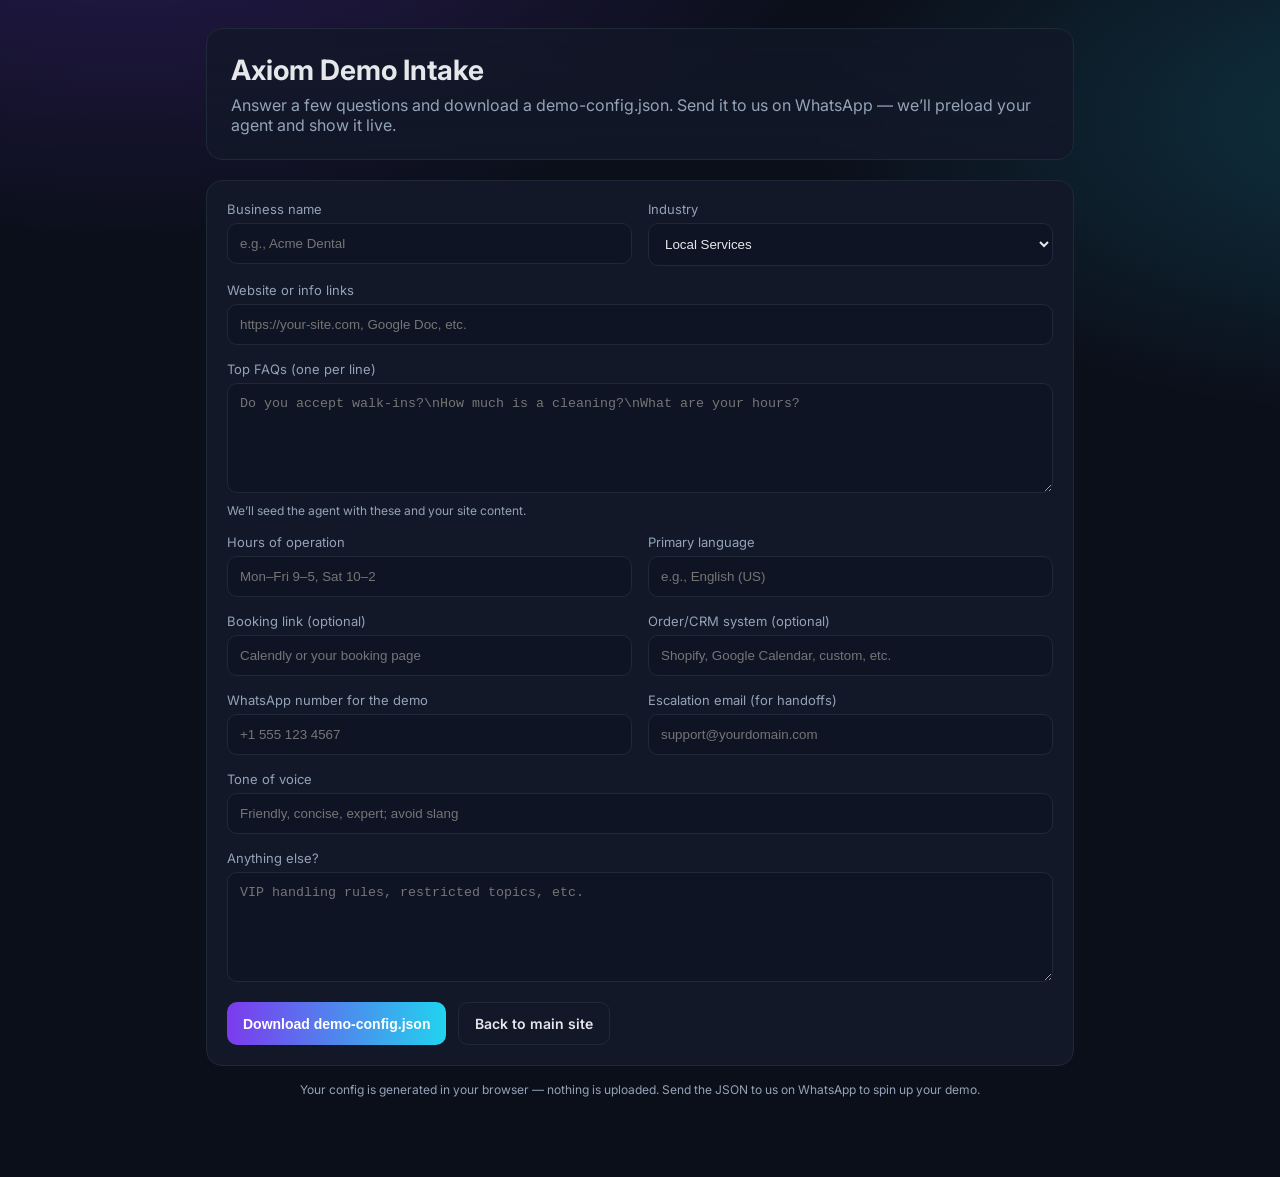
<file: demo-intake/index.html>
<!DOCTYPE html>
<html lang="en">
<head>
  <meta charset="UTF-8" />
  <meta name="viewport" content="width=device-width, initial-scale=1" />
  <title>Axiom Demo Intake</title>
  <link rel="preconnect" href="https://fonts.googleapis.com">
  <link rel="preconnect" href="https://fonts.gstatic.com" crossorigin>
  <link href="https://fonts.googleapis.com/css2?family=Inter:wght@400;600;700&display=swap" rel="stylesheet">
  <style>
    :root {
      --bg: #0b0f1a;
      --card: #121828;
      --muted: #94a3b8;
      --text: #e5e7eb;
      --accent: #7c3aed;
      --accent-2: #22d3ee;
      --border: #1f2937;
    }
    * { box-sizing: border-box; }
    body {
      margin: 0;
      font-family: Inter, system-ui, -apple-system, Segoe UI, Roboto, Arial, sans-serif;
      color: var(--text);
      background: radial-gradient(1200px 600px at 10% -10%, rgba(124,58,237,0.25), transparent 60%),
                  radial-gradient(1000px 500px at 110% 10%, rgba(34,211,238,0.18), transparent 60%),
                  var(--bg);
      min-height: 100vh;
    }
    header {
      padding: 28px 16px;
      display: flex;
      justify-content: center;
    }
    .container { width: 100%; max-width: 900px; padding: 0 16px 40px; margin: 0 auto; }
    .hero {
      background: linear-gradient(180deg, rgba(18,24,40,0.7), rgba(18,24,40,0.9));
      border: 1px solid var(--border);
      border-radius: 16px;
      padding: 24px;
      margin-bottom: 20px;
      backdrop-filter: blur(6px);
    }
    h1 { margin: 0 0 8px; font-size: 28px; }
    p.lead { margin: 0; color: var(--muted); }

    form {
      background: var(--card);
      border: 1px solid var(--border);
      border-radius: 16px;
      padding: 20px;
      display: grid;
      grid-template-columns: 1fr 1fr;
      gap: 16px;
    }
    .full { grid-column: 1 / -1; }
    label { display: block; font-size: 13px; color: var(--muted); margin-bottom: 6px; }
    input, textarea, select {
      width: 100%;
      padding: 12px 12px;
      border: 1px solid var(--border);
      border-radius: 10px;
      background: #0f1424;
      color: var(--text);
      outline: none;
    }
    textarea { min-height: 110px; resize: vertical; }
    .hint { font-size: 12px; color: var(--muted); margin-top: 6px; }

    .actions { display: flex; gap: 12px; flex-wrap: wrap; }
    button, .ghost {
      appearance: none; border: none; cursor: pointer; font-weight: 600;
      padding: 12px 16px; border-radius: 10px; font-size: 14px;
    }
    button.primary {
      background: linear-gradient(90deg, var(--accent), var(--accent-2));
      color: white;
    }
    a.ghost { color: var(--text); border: 1px solid var(--border); text-decoration: none; }

    .footer { color: var(--muted); font-size: 12px; margin-top: 16px; text-align: center; }

    @media (max-width: 820px) {
      form { grid-template-columns: 1fr; }
    }
  </style>
</head>
<body>
  <header>
    <div class="container">
      <div class="hero">
        <h1>Axiom Demo Intake</h1>
        <p class="lead">Answer a few questions and download a demo-config.json. Send it to us on WhatsApp — we’ll preload your agent and show it live.</p>
      </div>

      <form id="intakeForm">
        <div>
          <label>Business name</label>
          <input name="business_name" placeholder="e.g., Acme Dental" required />
        </div>
        <div>
          <label>Industry</label>
          <select name="industry">
            <option value="services">Local Services</option>
            <option value="ecommerce">E‑commerce</option>
            <option value="clinic">Clinic/Healthcare</option>
            <option value="salon">Salon/Beauty</option>
            <option value="restaurant">Restaurant/Cafe</option>
            <option value="real_estate">Real Estate</option>
            <option value="other">Other</option>
          </select>
        </div>

        <div class="full">
          <label>Website or info links</label>
          <input name="links" placeholder="https://your-site.com, Google Doc, etc." />
        </div>

        <div class="full">
          <label>Top FAQs (one per line)</label>
          <textarea name="faqs" placeholder="Do you accept walk-ins?\nHow much is a cleaning?\nWhat are your hours?"></textarea>
          <div class="hint">We’ll seed the agent with these and your site content.</div>
        </div>

        <div>
          <label>Hours of operation</label>
          <input name="hours" placeholder="Mon–Fri 9–5, Sat 10–2" />
        </div>
        <div>
          <label>Primary language</label>
          <input name="language" placeholder="e.g., English (US)" />
        </div>

        <div>
          <label>Booking link (optional)</label>
          <input name="booking" placeholder="Calendly or your booking page" />
        </div>
        <div>
          <label>Order/CRM system (optional)</label>
          <input name="crm" placeholder="Shopify, Google Calendar, custom, etc." />
        </div>

        <div>
          <label>WhatsApp number for the demo</label>
          <input name="whatsapp" placeholder="+1 555 123 4567" />
        </div>
        <div>
          <label>Escalation email (for handoffs)</label>
          <input name="handoff_email" placeholder="support@yourdomain.com" />
        </div>

        <div class="full">
          <label>Tone of voice</label>
          <input name="tone" placeholder="Friendly, concise, expert; avoid slang" />
        </div>

        <div class="full">
          <label>Anything else?</label>
          <textarea name="notes" placeholder="VIP handling rules, restricted topics, etc."></textarea>
        </div>

        <div class="full actions">
          <button type="button" class="primary" id="downloadBtn">Download demo-config.json</button>
          <a class="ghost" href="/" title="Back to site">Back to main site</a>
        </div>
      </form>

      <p class="footer">Your config is generated in your browser — nothing is uploaded. Send the JSON to us on WhatsApp to spin up your demo.</p>
    </div>
  </header>

  <script>
    function toLines(text) {
      return (text || "").split("\n").map(s => s.trim()).filter(Boolean);
    }
    function download(filename, text) {
      const blob = new Blob([text], { type: application/json });
      const url = URL.createObjectURL(blob);
      const a = document.createElement(a);
      a.href = url;
      a.download = filename;
      document.body.appendChild(a);
      a.click();
      document.body.removeChild(a);
      URL.revokeObjectURL(url);
    }
    const form = document.getElementById(intakeForm);
    const btn = document.getElementById(downloadBtn);
    btn.addEventListener(click, () => {
      const data = Object.fromEntries(new FormData(form).entries());
      const cfg = {
        meta: { version: 1, created_at_utc: new Date().toISOString() },
        business: {
          name: data.business_name || "",
          industry: data.industry || "other",
          links: (data.links || "").split(,).map(s => s.trim()).filter(Boolean),
          hours: data.hours || "",
          language: data.language || "",
          tone: data.tone || "",
        },
        contact: {
          whatsapp: data.whatsapp || "",
          handoff_email: data.handoff_email || "",
        },
        integrations: {
          booking: data.booking || "",
          crm: data.crm || "",
        },
        seed: {
          faqs: toLines(data.faqs),
          notes: data.notes || "",
        }
      };
      const filename = `demo-config-${(data.business_name || business).toLowerCase().replace(/[^a-z0-9]+/g,-).replace(/^-+|-+$/g,) || business}.json`;
      download(filename, JSON.stringify(cfg, null, 2));
    });
  </script>
</body>
</html>
</file>
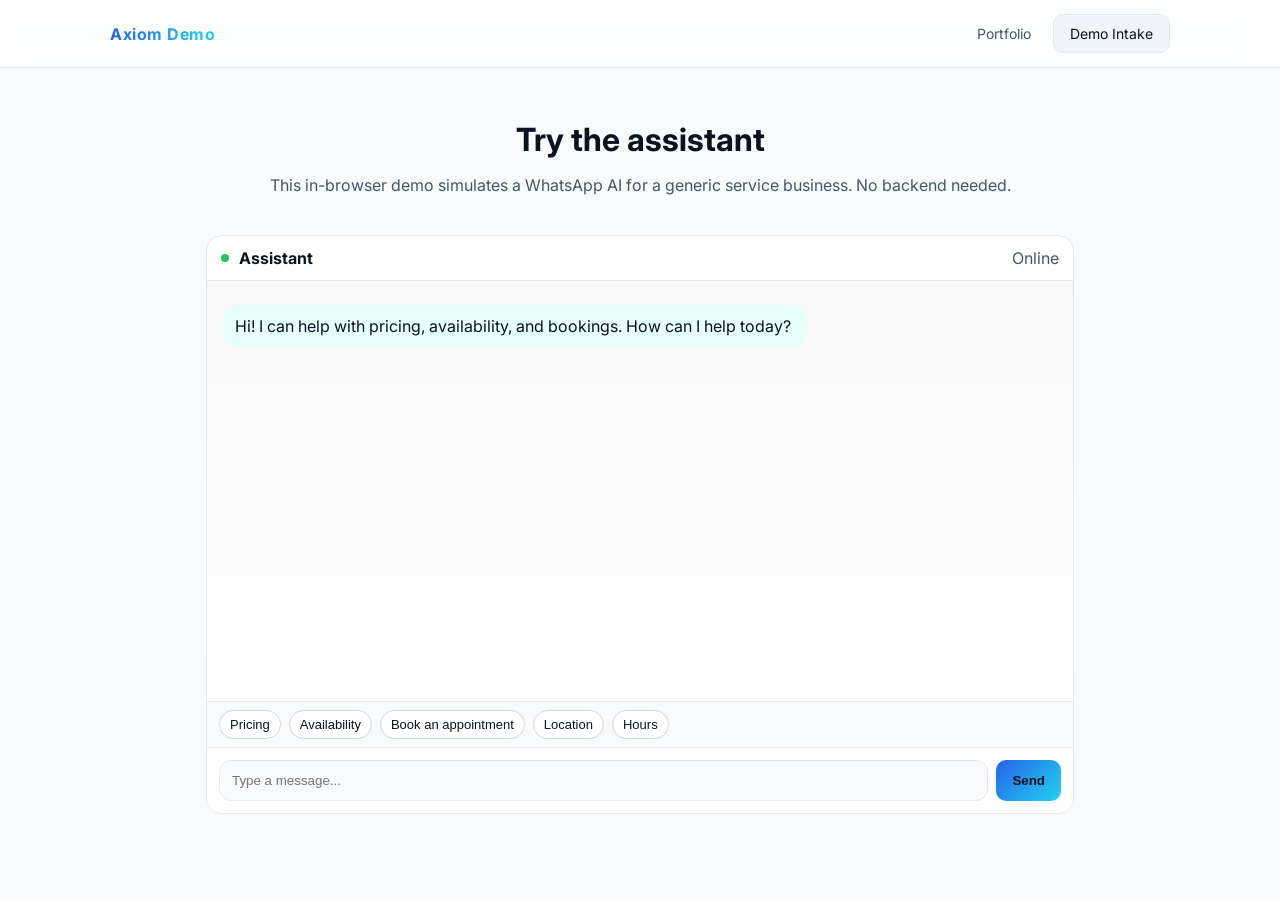
<file: demo-live/index.html>
<!doctype html>
<html lang="en">
<head>
  <meta charset="utf-8">
  <meta name="viewport" content="width=device-width, initial-scale=1">
  <title>Live Demo — WhatsApp-style AI Assistant</title>
  <link rel="preconnect" href="https://fonts.googleapis.com">
  <link rel="preconnect" href="https://fonts.gstatic.com" crossorigin>
  <link href="https://fonts.googleapis.com/css2?family=Inter:wght@300;400;600;700&display=swap" rel="stylesheet">
  <link rel="stylesheet" href="/templates/basic/style.css">
  <link rel="stylesheet" href="/templates/basic/light.css">
  <style>
    .chat-wrap{max-width:900px;margin:28px auto;padding:0 16px}
    .chat{background:var(--panel);border:1px solid var(--line);border-radius:16px;overflow:hidden}
    .chat-header{display:flex;align-items:center;gap:10px;padding:12px 14px;border-bottom:1px solid var(--line)}
    .dot{width:8px;height:8px;border-radius:999px;background:#22c55e}
    .chat-body{height:420px;overflow:auto;padding:16px;background:linear-gradient(180deg,rgba(16,22,29,0.03),rgba(16,22,29,0));}
    .msg{max-width:70%;padding:10px 12px;border-radius:14px;margin:8px 0;line-height:1.4}
    .msg.user{background:#e6f0ff;color:#0b1220;margin-left:auto}
    .msg.bot{background:#e6fffb;color:#0b1220}
    .typing{font-size:12px;color:var(--muted);padding:0 6px}
    .chat-input{display:flex;gap:8px;padding:12px;border-top:1px solid var(--line);background:var(--panel)}
    .chat-input input{flex:1;border:1px solid var(--line);border-radius:12px;padding:12px;background:#f8fafc;color:#0b1220}
    .qbar{display:flex;gap:8px;flex-wrap:wrap;padding:8px 12px;border-top:1px solid var(--line);background:#f8fafc}
    .chip{padding:6px 10px;border-radius:999px;border:1px solid #d0d7e2;background:white;color:#0b1220;font-size:13px;cursor:pointer}
    .head{padding:24px 16px;text-align:center}
    .head h1{margin:0 0 8px}
    .muted{color:var(--muted)}
  </style>
</head>
<body>
  <header class="nav">
    <div class="container">
      <div class="logo">Axiom Demo</div>
      <nav>
        <a href="/axiom/">Portfolio</a>
        <a class="btn" href="/demo-intake/">Demo Intake</a>
      </nav>
    </div>
  </header>

  <div class="chat-wrap">
    <div class="head">
      <h1>Try the assistant</h1>
      <p class="muted">This in-browser demo simulates a WhatsApp AI for a generic service business. No backend needed.</p>
    </div>
    <div class="chat">
      <div class="chat-header">
        <div class="dot"></div>
        <strong>Assistant</strong>
        <span class="muted" style="margin-left:auto">Online</span>
      </div>
      <div id="chat" class="chat-body">
        <div class="msg bot">Hi! I can help with pricing, availability, and bookings. How can I help today?</div>
      </div>
      <div class="qbar" id="qbar"></div>
      <form class="chat-input" id="form">
        <input id="inp" type="text" placeholder="Type a message..." autocomplete="off" required>
        <button class="btn primary" type="submit">Send</button>
      </form>
    </div>
  </div>

  <script>
    const chat = document.getElementById('chat');
    const form = document.getElementById('form');
    const inp = document.getElementById('inp');
    const qbar = document.getElementById('qbar');

    const intents = [
      { q: 'Pricing', t: 'pricing' },
      { q: 'Availability', t: 'availability' },
      { q: 'Book an appointment', t: 'booking' },
      { q: 'Location', t: 'location' },
      { q: 'Hours', t: 'hours' }
    ];

    const replies = {
      pricing: 'Our basic service starts at $49. For bundles and deep cleans, most customers spend $89–$149. Would you like a quick quote?',
      availability: 'We have openings tomorrow at 10am and 2pm, and Friday at 11am or 4pm. What works for you?',
      booking: 'Sure — can I grab your name, preferred date/time, and the service you need? I’ll confirm in a minute.',
      location: 'We serve the downtown area and nearby neighborhoods within a 10‑mile radius. What’s your cross street?',
      hours: 'We’re open Mon–Sat, 8am–6pm. After‑hours by request.'
    };

    function addMsg(text, who='bot'){
      const div = document.createElement('div');
      div.className = 'msg ' + who;
      div.textContent = text;
      chat.appendChild(div);
      chat.scrollTop = chat.scrollHeight;
    }

    function typing(on=true){
      let t = document.querySelector('.typing');
      if(on){
        if(!t){ t = document.createElement('div'); t.className='typing'; t.textContent='Assistant is typing…'; chat.appendChild(t); }
      } else if(t){ t.remove(); }
      chat.scrollTop = chat.scrollHeight;
    }

    function handle(text){
      const l = text.toLowerCase();
      let key = null;
      if(l.includes('price')||l.includes('cost')) key='pricing';
      else if(l.includes('avail')||l.includes('open')) key='availability';
      else if(l.includes('book')||l.includes('appoint')) key='booking';
      else if(l.includes('where')||l.includes('location')||l.includes('address')) key='location';
      else if(l.includes('hour')||l.includes('time')) key='hours';
      const base = key ? replies[key] : "Got it! I can help with pricing, availability, bookings, and hours. Which would you like?";
      typing(true);
      setTimeout(()=>{ typing(false); addMsg(base,'bot'); if(key==='pricing'||key==='availability'){ addQuick(['Book 10am','Book 2pm','Get a quote']); } }, 600);
    }

    function addQuick(list){
      qbar.innerHTML='';
      list.forEach(txt=>{
        const b = document.createElement('button');
        b.type='button'; b.className='chip'; b.textContent=txt;
        b.onclick=()=>{ addMsg(txt,'user'); handle(txt); };
        qbar.appendChild(b);
      });
    }

    // seed quick intents
    addQuick(intents.map(x=>x.q));

    form.addEventListener('submit', (e)=>{
      e.preventDefault();
      const v = inp.value.trim();
      if(!v) return;
      addMsg(v,'user');
      inp.value='';
      handle(v);
    });
  </script>
</body>
</html>
</file>
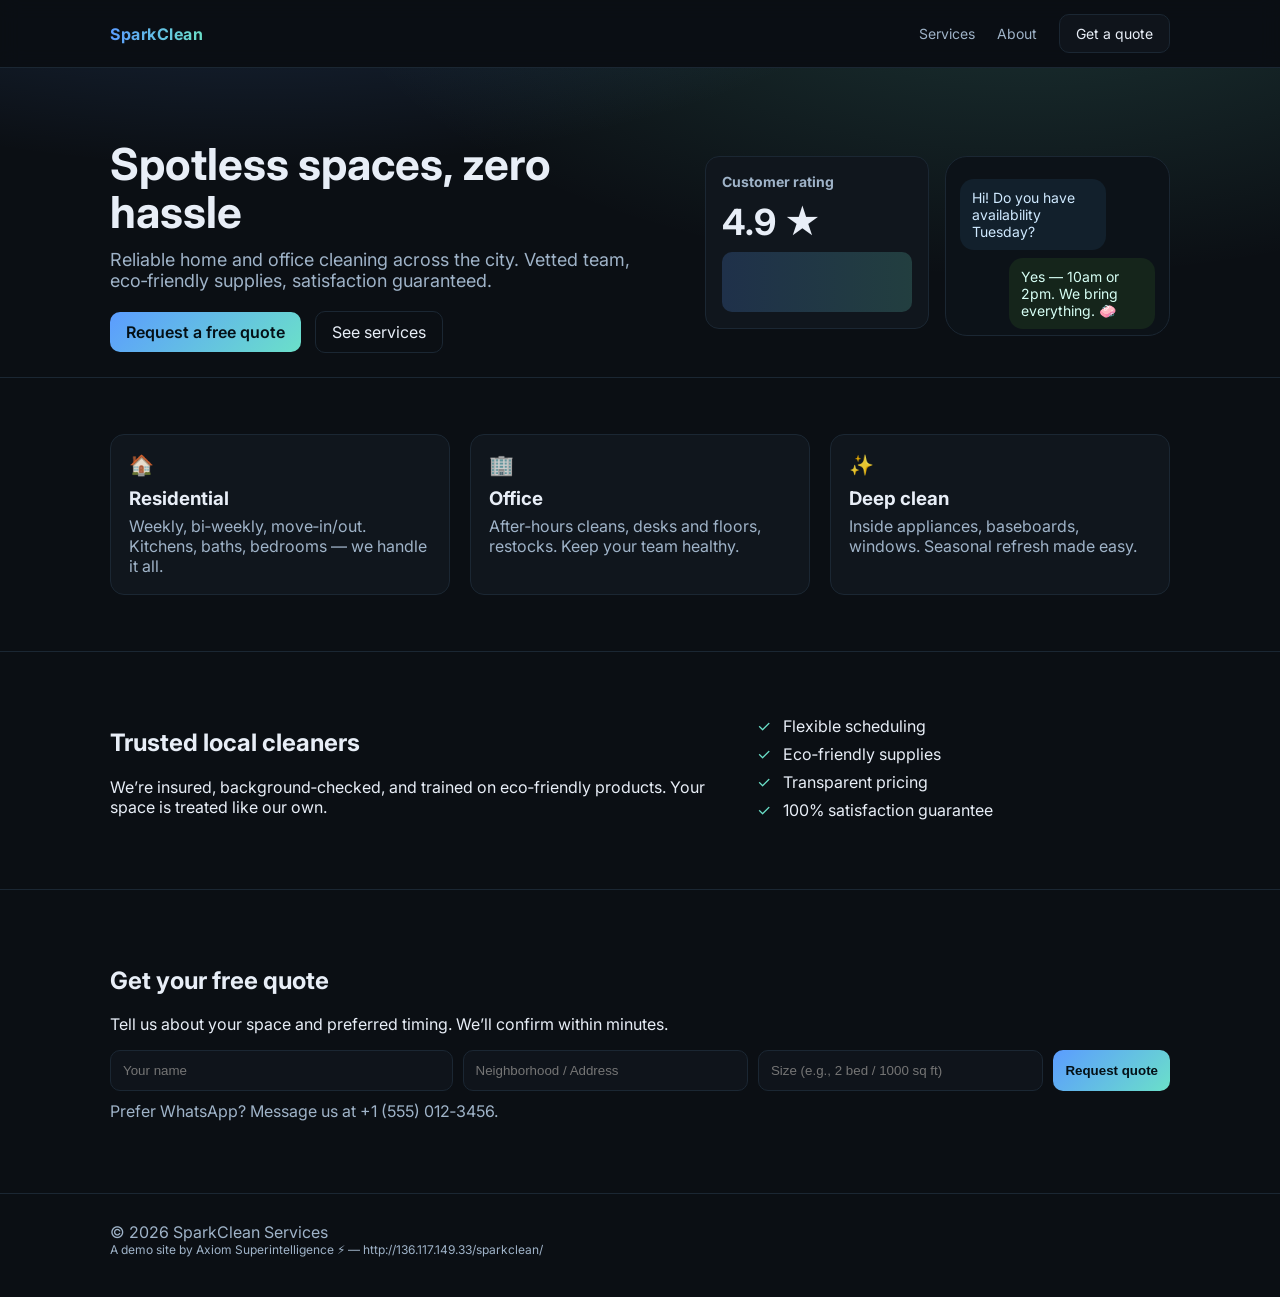
<file: sparkclean/index.html>
<!doctype html>
<html lang="en">
<head>
  <meta charset="utf-8">
  <meta name="viewport" content="width=device-width, initial-scale=1">
  <title>SparkClean Services — Residential & Office Cleaning</title>
  <link rel="preconnect" href="https://fonts.googleapis.com">
  <link rel="preconnect" href="https://fonts.gstatic.com" crossorigin>
  <link href="https://fonts.googleapis.com/css2?family=Inter:wght@300;400;600;700&display=swap" rel="stylesheet">
  <link rel="stylesheet" href="/templates/basic/style.css">
  <meta name="description" content="SparkClean Services — spotless homes and offices. Weekly, bi‑weekly, and deep cleans. Book in minutes.">
</head>
<body>
  <header class="nav">
    <div class="container">
      <div class="logo">SparkClean</div>
      <nav>
        <a href="#services">Services</a>
        <a href="#about">About</a>
        <a class="btn" href="#contact">Get a quote</a>
      </nav>
    </div>
  </header>

  <section class="hero">
    <div class="container hero-grid">
      <div class="hero-text">
        <h1>Spotless spaces, zero hassle</h1>
        <p>Reliable home and office cleaning across the city. Vetted team, eco‑friendly supplies, satisfaction guaranteed.</p>
        <div class="cta">
          <a class="btn primary" href="#contact">Request a free quote</a>
          <a class="btn ghost" href="#services">See services</a>
        </div>
      </div>
      <div class="hero-art">
        <div class="card">
          <h3>Customer rating</h3>
          <div class="stat">4.9 ★</div>
          <div class="spark"></div>
        </div>
        <div class="phone">
          <div class="bubble left">Hi! Do you have availability Tuesday?</div>
          <div class="bubble right">Yes — 10am or 2pm. We bring everything. 🧼</div>
        </div>
      </div>
    </div>
  </section>

  <section id="services" class="features">
    <div class="container grid-3">
      <div class="feature">
        <div class="icon">🏠</div>
        <h3>Residential</h3>
        <p>Weekly, bi‑weekly, move‑in/out. Kitchens, baths, bedrooms — we handle it all.</p>
      </div>
      <div class="feature">
        <div class="icon">🏢</div>
        <h3>Office</h3>
        <p>After‑hours cleans, desks and floors, restocks. Keep your team healthy.</p>
      </div>
      <div class="feature">
        <div class="icon">✨</div>
        <h3>Deep clean</h3>
        <p>Inside appliances, baseboards, windows. Seasonal refresh made easy.</p>
      </div>
    </div>
  </section>

  <section id="about" class="about">
    <div class="container two-col">
      <div>
        <h2>Trusted local cleaners</h2>
        <p>We’re insured, background‑checked, and trained on eco‑friendly products. Your space is treated like our own.</p>
      </div>
      <ul class="checks">
        <li>Flexible scheduling</li>
        <li>Eco‑friendly supplies</li>
        <li>Transparent pricing</li>
        <li>100% satisfaction guarantee</li>
      </ul>
    </div>
  </section>

  <section id="contact" class="contact">
    <div class="container">
      <h2>Get your free quote</h2>
      <p>Tell us about your space and preferred timing. We’ll confirm within minutes.</p>
      <form class="inline-form" action="#" method="post" onsubmit="alert('Thanks! We\'ll text you a quote shortly.'); return false;">
        <input type="text" name="name" placeholder="Your name" required>
        <input type="text" name="address" placeholder="Neighborhood / Address" required>
        <input type="text" name="size" placeholder="Size (e.g., 2 bed / 1000 sq ft)" required>
        <button class="btn primary" type="submit">Request quote</button>
      </form>
      <p class="small" style="color:#9fb3c8;margin-top:10px;">Prefer WhatsApp? Message us at +1 (555) 012‑3456.</p>
    </div>
  </section>

  <footer class="footer">
    <div class="container">
      <div>© <span id="y"></span> SparkClean Services</div>
      <div class="small">A demo site by Axiom Superintelligence ⚡ — http://136.117.149.33/sparkclean/</div>
    </div>
  </footer>

  <script>
    document.getElementById('y').textContent = new Date().getFullYear();
  </script>
</body>
</html>
</file>
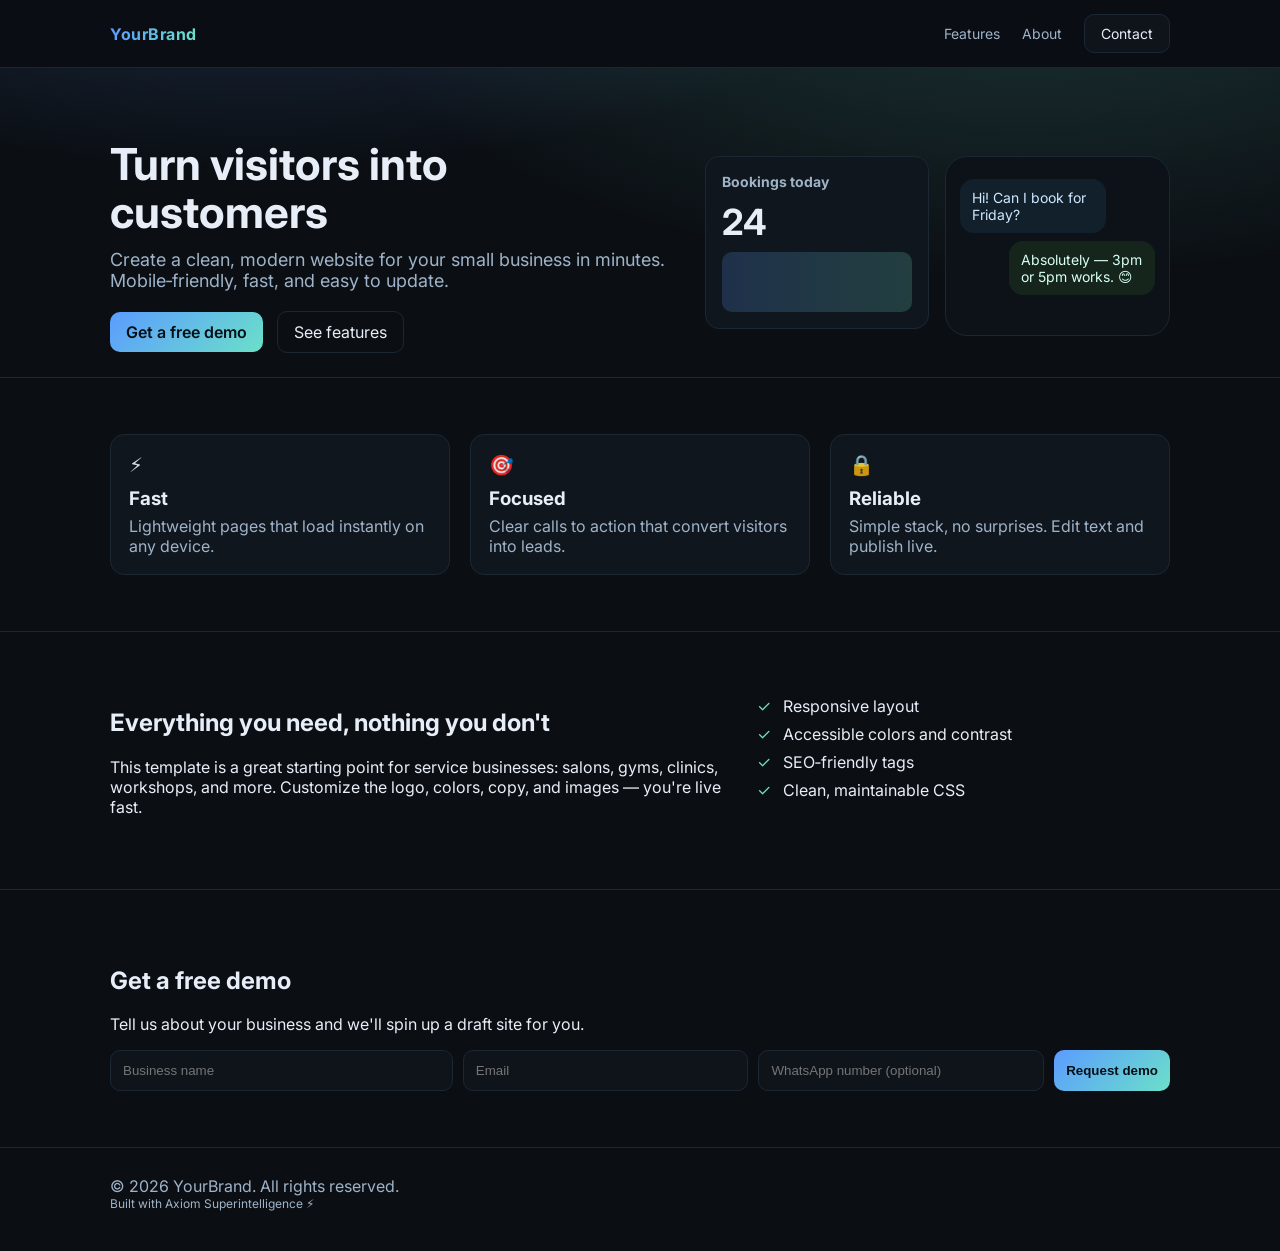
<file: templates/basic/index.html>
<!doctype html>
<html lang="en">
<head>
  <meta charset="utf-8">
  <meta name="viewport" content="width=device-width, initial-scale=1">
  <title>Business Landing Template</title>
  <link rel="preconnect" href="https://fonts.googleapis.com">
  <link rel="preconnect" href="https://fonts.gstatic.com" crossorigin>
  <link href="https://fonts.googleapis.com/css2?family=Inter:wght@300;400;600;700&display=swap" rel="stylesheet">
  <link rel="stylesheet" href="/templates/basic/style.css">
</head>
<body>
  <header class="nav">
    <div class="container">
      <div class="logo">YourBrand</div>
      <nav>
        <a href="#features">Features</a>
        <a href="#about">About</a>
        <a class="btn" href="#contact">Contact</a>
      </nav>
    </div>
  </header>

  <section class="hero">
    <div class="container hero-grid">
      <div class="hero-text">
        <h1>Turn visitors into customers</h1>
        <p>Create a clean, modern website for your small business in minutes.
        Mobile‑friendly, fast, and easy to update.</p>
        <div class="cta">
          <a class="btn primary" href="#contact">Get a free demo</a>
          <a class="btn ghost" href="#features">See features</a>
        </div>
      </div>
      <div class="hero-art">
        <div class="card">
          <h3>Bookings today</h3>
          <div class="stat">24</div>
          <div class="spark"></div>
        </div>
        <div class="phone">
          <div class="bubble left">Hi! Can I book for Friday?</div>
          <div class="bubble right">Absolutely — 3pm or 5pm works. 😊</div>
        </div>
      </div>
    </div>
  </section>

  <section id="features" class="features">
    <div class="container grid-3">
      <div class="feature">
        <div class="icon">⚡</div>
        <h3>Fast</h3>
        <p>Lightweight pages that load instantly on any device.</p>
      </div>
      <div class="feature">
        <div class="icon">🎯</div>
        <h3>Focused</h3>
        <p>Clear calls to action that convert visitors into leads.</p>
      </div>
      <div class="feature">
        <div class="icon">🔒</div>
        <h3>Reliable</h3>
        <p>Simple stack, no surprises. Edit text and publish live.</p>
      </div>
    </div>
  </section>

  <section id="about" class="about">
    <div class="container two-col">
      <div>
        <h2>Everything you need, nothing you don't</h2>
        <p>This template is a great starting point for service businesses:
        salons, gyms, clinics, workshops, and more.
        Customize the logo, colors, copy, and images — you're live fast.</p>
      </div>
      <ul class="checks">
        <li>Responsive layout</li>
        <li>Accessible colors and contrast</li>
        <li>SEO‑friendly tags</li>
        <li>Clean, maintainable CSS</li>
      </ul>
    </div>
  </section>

  <section id="contact" class="contact">
    <div class="container">
      <h2>Get a free demo</h2>
      <p>Tell us about your business and we'll spin up a draft site for you.</p>
      <form class="inline-form" action="#" method="post" onsubmit="alert('Thanks! We\'ll reach out shortly.'); return false;">
        <input type="text" name="name" placeholder="Business name" required>
        <input type="email" name="email" placeholder="Email" required>
        <input type="tel" name="phone" placeholder="WhatsApp number (optional)">
        <button class="btn primary" type="submit">Request demo</button>
      </form>
    </div>
  </section>

  <footer class="footer">
    <div class="container">
      <div>© <span id="y"></span> YourBrand. All rights reserved.</div>
      <div class="small">Built with Axiom Superintelligence ⚡</div>
    </div>
  </footer>

  <script>
    document.getElementById('y').textContent = new Date().getFullYear();
  </script>
</body>
</html>
</file>
<file: templates/basic/style.css>
* { box-sizing: border-box; }
:root {
  --bg: #0b0f14;
  --panel: #10161d;
  --text: #e8eef7;
  --muted: #9fb3c8;
  --brand: #5b9cff;
  --brand-2: #6be0c9;
  --line: #1b2733;
}
html, body { margin:0; padding:0; font-family: Inter, system-ui, -apple-system, Segoe UI, Roboto, Helvetica, Arial, sans-serif; background: var(--bg); color: var(--text); }
.container { max-width: 1100px; margin: 0 auto; padding: 0 20px; }

.nav { position: sticky; top:0; background: rgba(11,15,20,0.7); backdrop-filter: blur(10px); border-bottom: 1px solid var(--line); }
.nav .container { display:flex; align-items:center; justify-content: space-between; padding: 14px 20px; }
.logo { font-weight: 700; letter-spacing: 0.5px; background: linear-gradient(90deg, var(--brand), var(--brand-2)); -webkit-background-clip: text; background-clip: text; color: transparent; }
.nav a { color: var(--muted); text-decoration: none; margin-left: 18px; font-size: 14px; }
.nav a.btn { color: var(--text); }

/* Brand utility classes */
.brand-text { background: linear-gradient(90deg, var(--brand), var(--brand-2)); -webkit-background-clip: text; background-clip: text; color: transparent; }
.brand-bg { background: linear-gradient(135deg, var(--brand), var(--brand-2)); color: #041016; }
.brand-border { border-color: color-mix(in oklab, var(--brand) 60%, var(--line)); }

.btn { display:inline-block; padding: 10px 16px; border-radius: 10px; border: 1px solid var(--line); background: #0f141b; color: var(--text); text-decoration: none; }
.btn.primary { background: linear-gradient(135deg, var(--brand), var(--brand-2)); border: none; color: #041016; font-weight: 600; }
.btn.ghost { background: transparent; }

.hero { padding: 72px 0 24px; border-bottom: 1px solid var(--line); background: radial-gradient(1200px 500px at 20% -200px, rgba(91,156,255,0.25), transparent 60%), radial-gradient(1200px 600px at 80% -150px, rgba(107,224,201,0.2), transparent 60%); }
.hero-grid { display:grid; grid-template-columns: 1.2fr 1fr; gap: 36px; align-items: center; }
.hero h1 { font-size: 44px; line-height: 1.1; margin: 0 0 12px; }
.hero p { color: var(--muted); margin: 0 0 20px; font-size: 18px; }
.cta .btn { margin-right: 10px; }

.hero-art { display:grid; grid-template-columns: 1fr 1fr; gap: 16px; align-items: start; }
.card { background: var(--panel); border: 1px solid var(--line); border-radius: 14px; padding: 16px; }
.card h3 { margin: 0 0 10px; color: var(--muted); font-size: 14px; }
.stat { font-size: 36px; font-weight: 700; }
.spark { height: 60px; background: linear-gradient(90deg, rgba(91,156,255,0.2), rgba(107,224,201,0.2)); border-radius: 10px; margin-top: 8px; }
.phone { border: 1px solid var(--line); background: #0c1218; border-radius: 22px; padding: 14px; height: 180px; position: relative; overflow: hidden; }
.bubble { max-width: 75%; padding: 10px 12px; border-radius: 14px; font-size: 14px; margin: 8px 0; }
.bubble.left { background: #12202c; color: #cfe9ff; }
.bubble.right { background: #15251b; color: #d7fff5; margin-left: auto; }

.features { padding: 56px 0; border-bottom: 1px solid var(--line); }
.grid-3 { display:grid; grid-template-columns: repeat(3, 1fr); gap: 20px; }
.feature { background: var(--panel); border: 1px solid var(--line); border-radius: 14px; padding: 18px; }
.icon { font-size: 20px; opacity: 0.9; }
.feature h3 { margin: 10px 0 6px; }
.feature p { color: var(--muted); margin: 0; }

/* Pricing */
.pricing { padding: 56px 0; border-top: 1px solid var(--line); border-bottom: 1px solid var(--line); }
.pricing .muted { color: var(--muted); margin: 6px 0 18px; }
.price-grid { display:grid; grid-template-columns: repeat(3, 1fr); gap: 16px; }
.price-card { position: relative; background: var(--panel); border: 1px solid var(--line); border-radius: 16px; padding: 18px; }
.price-card .badge { position:absolute; top: -12px; right: 12px; background: linear-gradient(90deg, var(--brand), var(--brand-2)); color:#041016; font-weight:700; font-size:12px; padding:4px 8px; border-radius:999px; }
.price-card.highlight { outline: 2px solid rgba(91,156,255,0.35); }
.plan { margin: 0 0 8px; font-size: 18px; }
.price { display:flex; align-items: baseline; gap: 6px; margin: 4px 0 12px; }
.amount { font-size: 32px; font-weight: 800; }
.unit { color: var(--muted); }
.price-card .features { padding: 0; border: none; }
.price-card ul.features { list-style: none; margin: 0 0 14px; padding: 0; }
.price-card ul.features li { margin: 8px 0; padding-left: 20px; position: relative; color: var(--muted); }
.price-card ul.features li::before { content: '•'; position: absolute; left: 6px; color: var(--brand-2); }

.about { padding: 56px 0; border-bottom: 1px solid var(--line); }
.two-col { display:grid; grid-template-columns: 1.2fr 0.8fr; gap: 28px; align-items: start; }
.checks { list-style: none; padding: 0; margin: 0; }
.checks li { margin: 8px 0; padding-left: 26px; position: relative; }
.checks li::before { content: '✓'; position: absolute; left: 0; color: var(--brand-2); }

.contact { padding: 56px 0; }
.inline-form { display:grid; grid-template-columns: 1.2fr 1fr 1fr auto; gap: 10px; margin-top: 14px; }
.inline-form input, .inline-form button { padding: 12px 12px; border-radius: 10px; border: 1px solid var(--line); background: #0f141b; color: var(--text); }
.inline-form button { border: none; }

.footer { padding: 28px 0 40px; border-top: 1px solid var(--line); color: var(--muted); }
.footer .small { font-size: 12px; }

.testimonials { padding: 56px 0; border-top: 1px solid var(--line); border-bottom: 1px solid var(--line); background: linear-gradient(180deg, rgba(16,22,29,0.6), rgba(16,22,29,0.9)); }
.testimonials h2 { margin: 0 0 18px; }
.t-grid { display: grid; grid-template-columns: repeat(3, 1fr); gap: 16px; }
.t-card { margin: 0; background: var(--panel); border: 1px solid var(--line); border-radius: 14px; padding: 18px; }
.t-card blockquote { margin: 0 0 10px; color: var(--text); font-size: 16px; line-height: 1.5; }
.t-card figcaption { color: var(--muted); font-size: 13px; }

@media (max-width: 900px) {
  .hero-grid { grid-template-columns: 1fr; }
  .hero h1 { font-size: 34px; }
  .grid-3 { grid-template-columns: 1fr; }
  .two-col { grid-template-columns: 1fr; }
  .inline-form { grid-template-columns: 1fr; }
  .t-grid { grid-template-columns: 1fr; }
}
</file>
<file: templates/basic/light.css>
:root {
  --bg: #f8fafc;
  --panel: #ffffff;
  --text: #0b1220;
  --muted: #475569;
  --brand: #2563eb;
  --brand-2: #22d3ee;
  --line: #e2e8f0;
}
html, body { background: var(--bg); color: var(--text); }
.nav { background: rgba(255,255,255,0.75); border-bottom-color: var(--line); }
.btn { background: #f1f5f9; border-color: var(--line); color: var(--text); }
.btn.primary { background: linear-gradient(135deg, var(--brand), var(--brand-2)); color: #041016; }
.hero { background: radial-gradient(1200px 500px at 20% -200px, rgba(37,99,235,0.18), transparent 60%), radial-gradient(1200px 600px at 80% -150px, rgba(34,211,238,0.14), transparent 60%); border-bottom-color: var(--line); }
.card, .feature, .price-card, .t-card { background: var(--panel); border-color: var(--line); }
.bubble.left { background: #e6f0ff; color: #0b1220; }
.bubble.right { background: #e6fffb; color: #0b1220; }
.footer { border-top-color: var(--line); }
</file>
